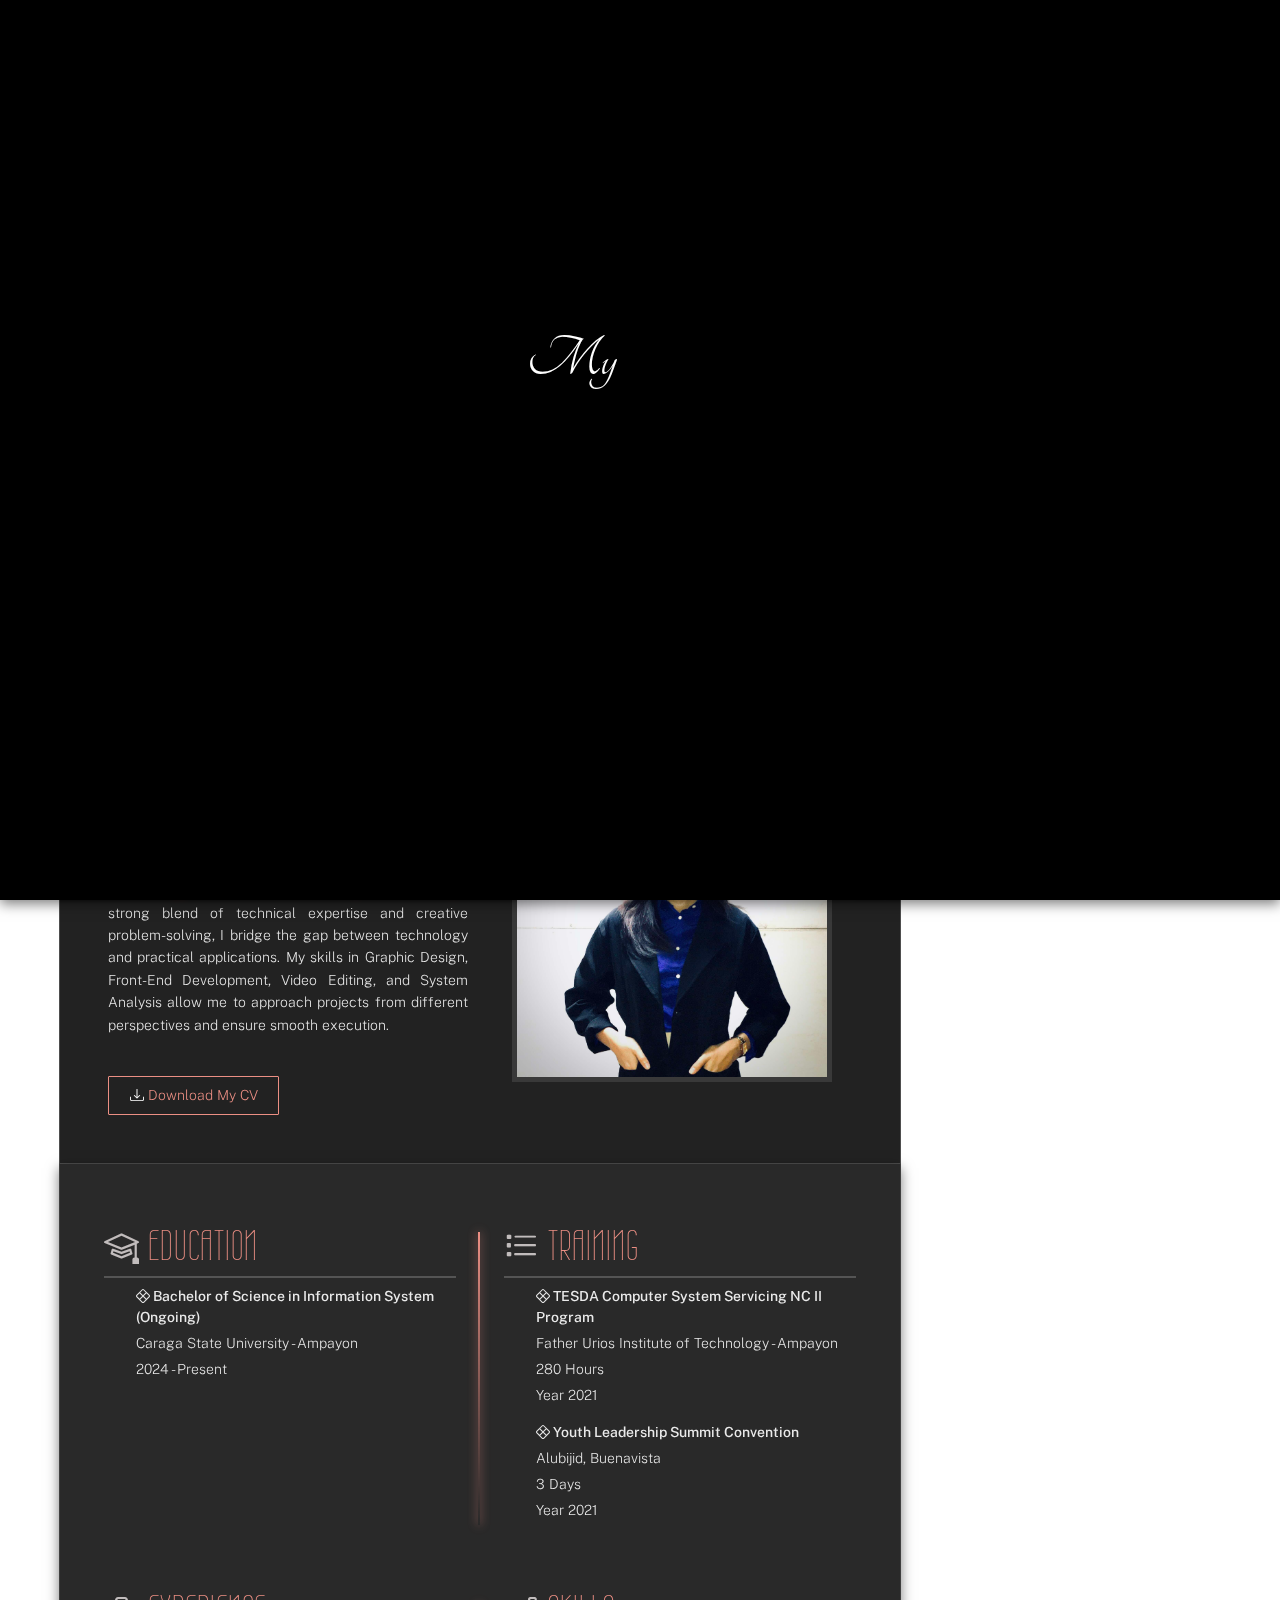
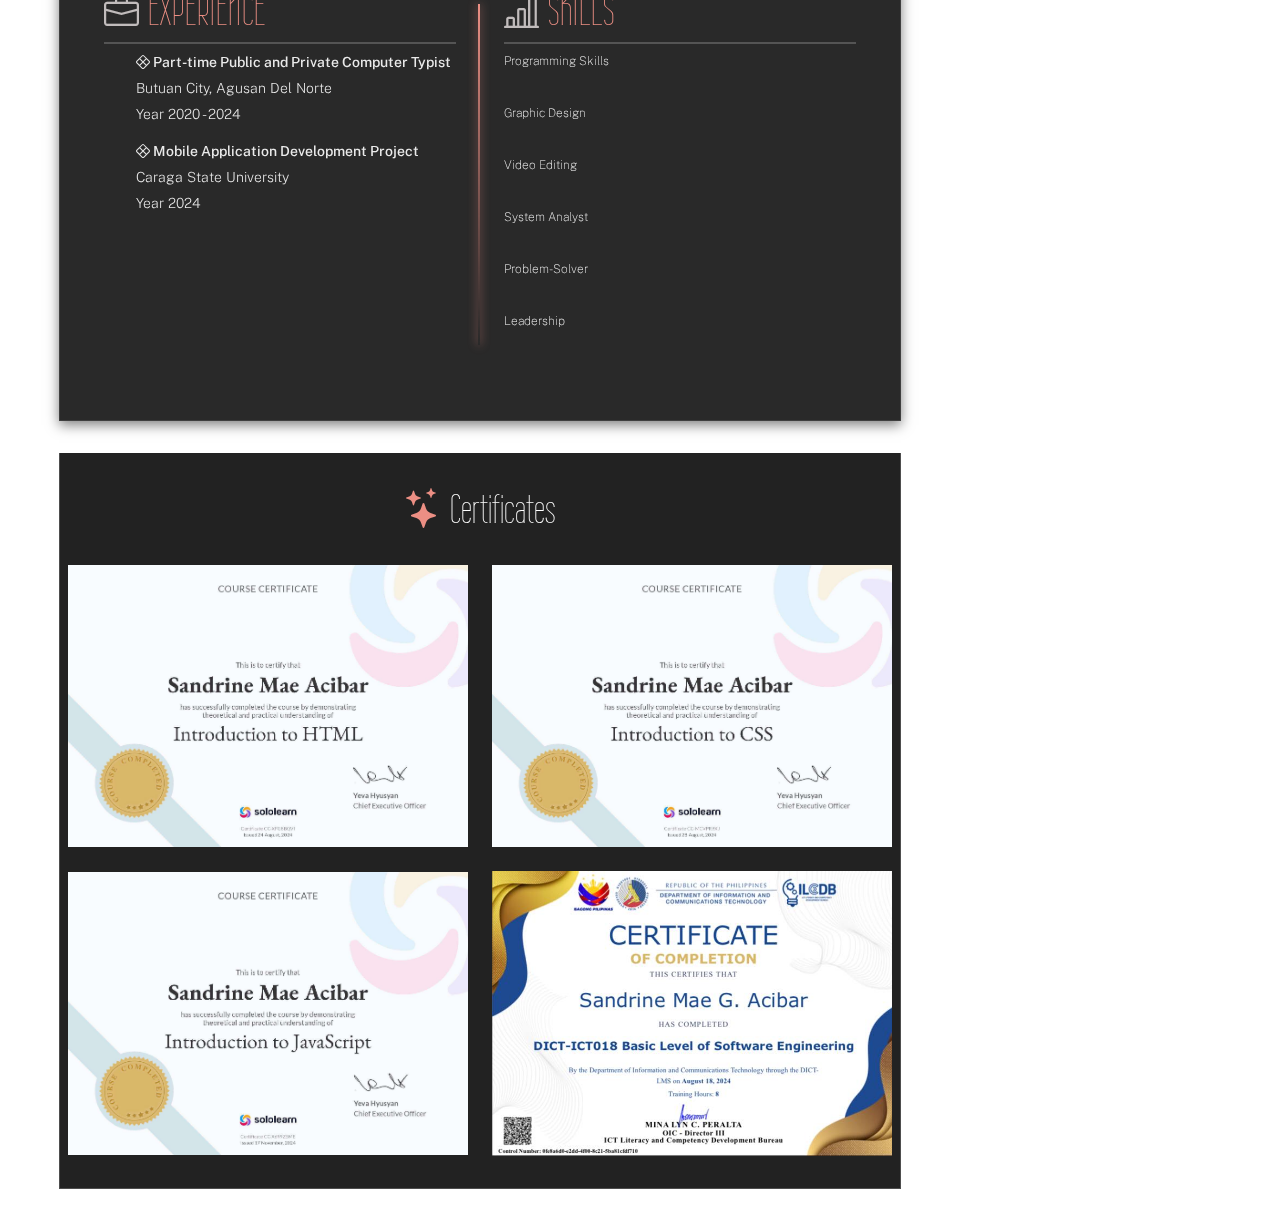
<file: index.html>
<!DOCTYPE html>
<html lang="en">
<head>
    <meta charset="UTF-8">
    <meta name="viewport" content="width=device-width, initial-scale=1.0">
    <title>Sandrine Mae Acibar</title>
    <link rel="stylesheet" href="asset/vendor/css/bootstrap.min.css">
    <link rel="stylesheet" href="asset/style/stylesheet.css">
    <link rel="stylesheet" href="asset/style/about.css">
    <link rel="stylesheet" href="asset/style/resume.css">
    <link rel="stylesheet" href="asset/style/portfolio.css">

    <!--google fonts-->
    <link rel="preconnect" href="https://fonts.googleapis.com">
    <link rel="preconnect" href="https://fonts.gstatic.com" crossorigin>
    <link href="https://fonts.googleapis.com/css2?family=Marvel:ital,wght@0,400;0,700;1,400;1,700&display=swap" rel="stylesheet">

    <link rel="preconnect" href="https://fonts.googleapis.com">
    <link rel="preconnect" href="https://fonts.gstatic.com" crossorigin>
    <link href="https://fonts.googleapis.com/css2?family=Tangerine:wght@400;700&display=swap" rel="stylesheet">

    <link rel="preconnect" href="https://fonts.googleapis.com">
    <link rel="preconnect" href="https://fonts.gstatic.com" crossorigin>
    <link href="https://fonts.googleapis.com/css2?family=Public+Sans:ital,wght@0,100..900;1,100..900&family=Wire+One&display=swap" rel="stylesheet">
    
    <!--bootstrap icon-->
    <link rel="stylesheet" href="https://cdn.jsdelivr.net/npm/bootstrap-icons@1.11.3/font/bootstrap-icons.min.css">
</head>
<body>
    <!--Splash Screen-->
    <div class="intro">
        <h1 class="logo-header">
            <span class="logo logoOne">My</span><span class="logo logoTwo">Portfolio</span>
        </h1>
    </div>
    <!--End Splash Screen-->

    <div class="container-fluid bg-image ">
        <div id="home" class="row">
            <!-- First Column (Navigation) -->
            <div class="col-12 col-md-9 py-3 top" id="top">
                <div class="row">
                    <div  class="col hidden-section">
                        <nav>
                            <ul class="sidebar">
                                <li><br></li>
                                <li onclick=hideSidebar()><a href=""><i class="bi bi-x-lg"></i></a></li>
                                <li ><a href="index.html">Home</a></li>
                                <li ><a href="index.html#about">About</a></li>
                                <li><a href="#certificate">Certificate</a></li>
                                <li><a href="portfolio.html">Portfolio</a></li>
                                <li><a href="contact.html">Contact</a></li>

                            </ul>
                            <ul class="navTopBar"> 
                                <li class="grey-qo-regular navTitle"><a href="portfolio.html"><span class="my"> My</span> <span class="port"> Portfolio</span><span class="period">.</span></a></li>
                                <li class="hideOnMobile"><a href="#home">Home</a></li>
                                <li class="hideOnMobile"><a href="#about">About</a></li>
                                <li class="hideOnMobile "><a href="contact.html">Contact</a></li>              
                                <li onclick="showSidebar()"class="hideIfNotMobile"><i class="bi bi-list"></i></li>
                            </ul><!--class="d-flex flex-wrap list-unstyled mb-0"-->
                        </nav>
                    </div>
                </div>
                <!--Hero-->
                <div class="row">
                    <div class="col hero">
                        <div class="card">
                            <h2 ><i class="bi bi-bug-fill"></i> Hello, it`s <b class="mae">MAE;</b></h2>
                            <div class="movingText pb-4">
                                <span class="me">{ role:
                                </span>
                                <span class="typing-text"></span>
                            </div>
                            <h1>Explore my digital space and let`s connect!</h1>
                            <div class="btn-group">
                                <div class="portfolio-item">
                                    <a
                                      class="btn btnOne"
                                      data-bs-toggle="modal"
                                      href="#resumeModal"
                                    >
                                    My CV
                                    </a>
                                  </div>
                                <a href="portfolio.html" class="btn btnTwo ">Portfolio</a>
                            </div>
                        </div>
                    </div>
                     <!--End Hero-->    
                    <!--About Section-->
                    <div id="about" class="container hidden-section" data-aos="fade-up">
                        <div class="about" data-aos="fade-up" data-aos-delay="1" syle="">
                            <div class="row">
                                <div class="col-md-6 aboutText">
                                    <h1>About Me <i class="bi bi-bookmark-heart"></i></h1>
                                    <p>Hello! My name is <span class="name">Sandrine Mae Acibar</span>. I am a dedicated college student specializing in Information Systems, passionate about driving process improvement and delivering innovative solutions. With a strong blend of technical expertise and creative problem-solving, I bridge the gap between technology and practical applications. My skills in Graphic Design, Front-End Development, Video Editing, and System Analysis allow me to approach projects from different perspectives and ensure smooth execution.</p>
                                    <a href="https://drive.google.com/uc?id=1-s6LVX9LahGk9PT3mPOlGVDNRkMrhB5T&export=download" class="btn">
                                      <i class="bi bi-download"></i> Download My CV
                                  </a>
                                  </a>                                  
                                  </div>
                                <div class="col-md-6 aboutPhoto">
                                    <img src="asset/images/about.jpg" alt="photo">
                                </div>
                            </div>
                        </div>
                        <!--Resume Section-->
                        <div id="resume" class="container">
                            <div class="row">
                                <div class="col-6 sm-4 education">
                                    <h1><i class="bi bi-mortarboard"></i> Education </h1>
                                    <ul>
                                        <li><i class="bi bi-x-diamond"></i> Bachelor of Science in Information System (Ongoing)</li>
                                        <li class="indent">Caraga State University - Ampayon</li>
                                        <li class="indent">2024 - Present</li>
                                    </ul>
                                </div>
                                <div class="col-6 sm-4 training">
                                    <h1><i class="bi bi-list-task"></i> Training</h1>
                                    <ul>
                                        <li><i class="bi bi-x-diamond"></i> TESDA Computer System Servicing NC II Program</li>
                                        <li class="indent">Father Urios Institute of Technology - Ampayon</li>
                                        <li class="indent">280 Hours</li>
                                        <li class="indent">Year 2021</li>
                                    </ul>
                                    <ul>
                                        <li><i class="bi bi-x-diamond"></i> Youth Leadership Summit Convention</li>
                                        <li class="indent">Alubijid, Buenavista</li>
                                        <li class="indent">3 Days</li>
                                        <li class="indent">Year 2021</li>
                                    </ul>                 
                                </div>
                                <div class="col-6 sm-4 experience">
                                    <h1><i class="bi bi-briefcase"></i> Experience</h1>
                                    <ul>
                                        <li><i class="bi bi-x-diamond"></i> Part-time Public and Private Computer Typist</li>
                                        <li class="indent">Butuan City, Agusan Del Norte</li>
                                        <li class="indent">Year 2020 - 2024</li>
                                    </ul>
                                    <ul>
                                        <li><i class="bi bi-x-diamond"></i> Mobile Application Development Project</li>
                                        <li class="indent">Caraga State University</li>
                                        <li class="indent">Year 2024</li>
                                    </ul>
                                </div>  
                                <div class="col-6 skills">
                                  
                                        <h1><i class="bi bi-bar-chart-line"></i> Skills</h1>
                                        <div class="bar-container">
                                          <span class="label">Programming Skills</span>
                                          <div class="bar" data-value="80"></div>
                                        </div>
                                        <div class="bar-container">
                                          <span class="label">Graphic Design</span>
                                          <div class="bar" data-value="90"></div>
                                        </div>
                                        <div class="bar-container">
                                            <span class="label">Video Editing</span>
                                            <div class="bar" data-value="70"></div>
                                          </div>
                                        <div class="bar-container">
                                          <span class="label">System Analyst</span>
                                          <div class="bar" data-value="70"></div>
                                        </div>
                                        <div class="bar-container">
                                          <span class="label">Problem-Solver</span>
                                          <div class="bar" data-value="70"></div>
                                        </div>
                                        <div class="bar-container">
                                            <span class="label">Leadership</span>
                                            <div class="bar" data-value="95"></div>
                                          </div>                       
                                </div>
                                <!--<footer><a href="#top"><i class="bi bi-chevron-double-up "></i></a></footer>-->
                            </div>
                        </div>
                        <!--End Resume Section-->
                    </div>
                    <!--End About Section-->
                </div>
                 <!-- Certificate Section -->
          <div id="certificate" class="certificate-section">
            <h2><i class="bi bi-stars"></i> Certificates</h2>
            <div class="certificate-container">
              <div class="certificate-card">
                <img src="asset/images/htmlCert.jpg" alt="HTML Certificate" />
              </div>
              <div class="certificate-card">
                <img src="asset/images/cssCert.jpg" alt="CSS Certificate" />
              </div>
              <div class="certificate-card">
                <img
                  src="asset/images/jsCert.jpg"
                  alt="JavaScript Certificate"
                />
              </div>
              <div class="certificate-card">
                <img src="asset/images/dictCert.jpg" alt="DICT Certificate" />
              </div>
            </div>
            <footer class="hideIfNotMobile"><a href="#top"><i class="bi bi-chevron-double-up "></i></a></footer>
          </div>
          <!--End certificate section-->
            </div>
           
        

            <!--Rsume Modal-->
            <div
            class="portfolio-modal modal fade"
            id="resumeModal"
            tabindex="-1"
            role="dialog"
          >
            <div class="modal-dialog">
              <div class="modal-content">
                <div class="close-modal" data-bs-dismiss="modal">
                  <i class="bi bi-x-lg"></i>
                </div>
                <div class="container">
                  <div class="row justify-content-center">
                    <div class="col-lg-8">
                      <div class="modal-body">
                        <!-- Project details-->
                        <h2 class=""><i class="bi bi-file-earmark-person"></i>Curriculum Vitae</h2>
                        <p class="item-intro">
                           Here`s my more detailed and personnal information
                        </p>
                        <div class="row image-row">
                            <div class="col-12">
                                <img src="asset/images/1.jpg" alt="image one" class="cv-image">
                            </div>
                            <div class="col-12">
                                <img src="asset/images/2.jpg" alt="image two" class="cv-image">
                            </div>
                        </div>                      
                      </div>
                    </div>
                  </div>
                </div>
              </div>
            </div>
          </div>
            <!--End Resume Modal-->
            <!-- End First Column -->
        
            <!-- Second Column (Profile Photo) -->
            <div class="col-12 col-md-3 colsecond">
                <img src="asset/images/profilecir.jpg" class="profile" alt="profile photo" >
                <h1 class="pb-2">Sandrine Mae Acibar</h1>
                <h2>Graphic Designer</h2>
                <h2 class="pb-4">Frontend Developer</h2>
                <ul>
                    <li><a href="https://www.facebook.com/sandrine.acibar/"><i class="bi bi-facebook"></i></a></li>
                    <li><a href="https://x.com/MaeSandrine"><i class="bi bi-twitter-x"></i></a></li>
                    <li><a href="https://www.instagram.com/sandrine_mae/"><i class="bi bi-instagram"></i></a></li>
                    <li><a href="https://github.com/sandrineacibar"><i class="bi bi-github"></i></a></li>
                </ul>
                <hr>
                <!--Bar graph-->
                <div class="bar-graph">
                    <div class="bar-container">
                      <span class="label">HyperText Markup Language</span>
                      <div class="bar" data-value="100"></div>
                    </div>
                    <div class="bar-container">
                      <span class="label">Cascading Style Sheets</span>
                      <div class="bar" data-value="90"></div>
                    </div>
                    <div class="bar-container">
                      <span class="label">JavaScript</span>
                      <div class="bar" data-value="70"></div>
                    </div>
                    <div class="bar-container">
                      <span class="label">Figma</span>
                      <div class="bar" data-value="90"></div>
                    </div>
                    <div class="bar-container">
                        <span class="label">PostgreSQL</span>
                        <div class="bar" data-value="45"></div>
                      </div>                       
                  </div>
                <!--End of bar graph-->

            </div>
            <!-- End Second Column -->
        </div>
    </div>
    
    
    <script>
        //side bar
        function showSidebar(){
            const sidebar = document.querySelector('.sidebar')
            sidebar.style.display = 'flex'
        }
        function hideSidebar(){
            const sidebar = document.querySelector('.sidebar')
            sidebar.style.display = 'none'
        }
        
        //moving text-inted only
        document.addEventListener("DOMContentLoaded", function () {
            const words = ["College Student }", "Graphic Designer }", "Frontend Developer }", "UI/UX Enthusiast }"];
            let wordIndex = 0;
            let charIndex = 0;
            let isDeleting = false;
            const typingSpeed = 100; // Speed of typing
            const deletingSpeed = 50; // Speed of deleting
            const delayBetweenWords = 1500; // Delay before deleting
            const textElement = document.querySelector(".typing-text");

            function typeEffect() {
                const currentWord = words[wordIndex];
                if (isDeleting) {
                    charIndex--;
                } else {
                    charIndex++;
                }

                // Update the text content
                textElement.textContent = currentWord.substring(0, charIndex);

                if (!isDeleting && charIndex === currentWord.length) {
                    setTimeout(() => isDeleting = true, delayBetweenWords);
                } else if (isDeleting && charIndex === 0) {
                    isDeleting = false;
                    wordIndex = (wordIndex + 1) % words.length; // Move to next word
                }

                setTimeout(typeEffect, isDeleting ? deletingSpeed : typingSpeed);
            }

            typeEffect(); // Start typing effect
        });

        //bar graph
        document.addEventListener("DOMContentLoaded", function () {
            const bars = document.querySelectorAll(".bar");

            bars.forEach((bar) => {
                const value = bar.getAttribute("data-value");
                bar.style.setProperty("--width", `${value}%`);
            });
            });

        //running shadow
            let container = document.querySelectorAll(".container");
            container.forEach((container) => {
              container.onmousemove = function (e) {
                let x = e.pageX - container.offsetLeft;
                let y = e.pageY - container.offsetTop;
    
                container.style.setProperty("--x", x + "px");
                container.style.setProperty("--y", y + "px");
              };
            });

       // Splash Screen
let intro = document.querySelector(".intro");
let logo = document.querySelector(".logo-header");
let logoSpan = document.querySelectorAll(".logo");

window.addEventListener("DOMContentLoaded", () => {
  // Check if splash screen has been shown before
  if (!localStorage.getItem("splashShown")) {
    setTimeout(() => {
      logoSpan.forEach((span, idx) => {
        setTimeout(() => {
          span.classList.add("active");
        }, (idx + 1) * 400);
      });

      setTimeout(() => {
        logoSpan.forEach((span, idx) => {
          setTimeout(() => {
            span.classList.remove("active");
            span.classList.add("fade");
          }, (idx + 1) * 50);
        });
      }, 2000);

      setTimeout(() => {
        intro.style.top = "-100vh"; // Hide splash screen
        setTimeout(() => {
          intro.style.display = "none"; // Remove from DOM
        }, 500);
      }, 2300);

      // Store in localStorage to prevent showing again
      localStorage.setItem("splashShown", "true");
    }, 100); // Added slight delay to ensure smooth execution
  } else {
    // Hide splash screen instantly if already shown
    intro.style.display = "none";
  }
});

    </script>
    

    <script src="asset/vendor/js/bootstrap.bundle.min.js"></script>
</body>
</html>
</file>
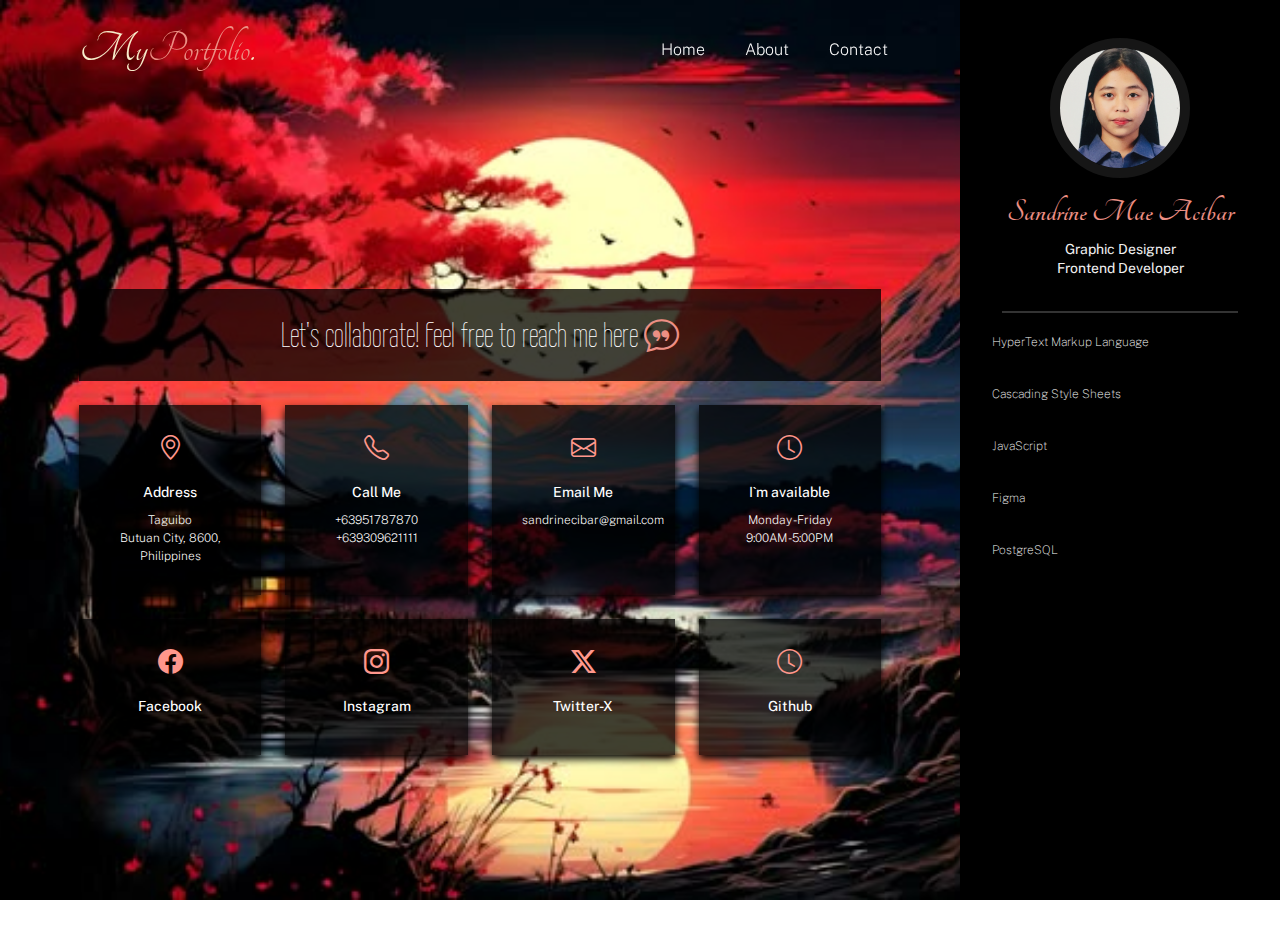
<file: contact.html>
<!DOCTYPE html>
<html lang="en">
<head>
    <meta charset="UTF-8">
    <meta name="viewport" content="width=device-width, initial-scale=1.0">
    <title>Contact</title>
    <link rel="stylesheet" href="asset/vendor/css/bootstrap.min.css">
    <link rel="stylesheet" href="asset/style/contact.css">
    <link rel="stylesheet" href="asset/style/stylesheet.css">

    <!--google fonts-->
    <link rel="preconnect" href="https://fonts.googleapis.com">
    <link rel="preconnect" href="https://fonts.gstatic.com" crossorigin>
    <link href="https://fonts.googleapis.com/css2?family=Public+Sans:ital,wght@0,100..900;1,100..900&family=Wire+One&display=swap" rel="stylesheet">
    
    <link rel="preconnect" href="https://fonts.googleapis.com">
    <link rel="preconnect" href="https://fonts.gstatic.com" crossorigin>
    <link href="https://fonts.googleapis.com/css2?family=Tangerine:wght@400;700&display=swap" rel="stylesheet">
    
    <link rel="preconnect" href="https://fonts.googleapis.com">
    <link rel="preconnect" href="https://fonts.gstatic.com" crossorigin>
    <link href="https://fonts.googleapis.com/css2?family=Poppins:ital,wght@0,100;0,200;0,300;0,400;0,500;0,600;0,700;0,800;0,900;1,100;1,200;1,300;1,400;1,500;1,600;1,700;1,800;1,900&display=swap" rel="stylesheet">

    <!--bootstrap icon-->
    <link rel="stylesheet" href="https://cdn.jsdelivr.net/npm/bootstrap-icons@1.11.3/font/bootstrap-icons.min.css">

</head>
<body>
    <div class="container-fluid bg-image">
        <div class="row">
            <!--First column-->
            <div class="col-12 col-md-9 py-3">
                <!--Navigation-->
                <nav>
                    <ul class="sidebar">
                        <li><br></li>
                        <li onclick=hideSidebar()><a href=""><i class="bi bi-x-lg"></i></a></li>
                        <li ><a href="index.html">Home</a></li>
                        <li ><a href="index.html#about">About</a></li>
                        <li><a href="index.html#about">Certificate</a></li>
                        <li><a href="portfolio.html">Portfolio</a></li>
                        <li><a href="contact.html">Contact</a></li>

                    </ul>
                    <ul> 
                        <li class="navTitle"><a href="portfolio.html"><span class="my"> My</span> <span class="port"> Portfolio </span><span class="period">.</span></a></li>
                        <li class="hideOnMobile"><a href="index.html">Home</a></li>
                        <li class="hideOnMobile"><a href="index.html#about">About</a></li>
                         <li class="hideOnMobile"><a href="contact.html">Contact</a></li>              
                        <li onclick="showSidebar()"class="hideIfNotMobile" ><i class="bi bi-list"></i></li>
                    </ul><!--class="d-flex flex-wrap list-unstyled mb-0"-->
                </nav>
                <!--End Navigation-->

                <!-- Contact Section -->
                <div class="parent">
                    <div id="contact" class="contact section transparent-background">
                        <!-- Section Title -->
                        <div class="container section-title" data-aos="fade-up">
                            <h2>Let's collaborate! Feel free to reach me here <i class="bi bi-chat-quote"></i></h2>
                            </div>
                            <!-- End Section Title -->

                            <div class="container" data-aos="fade-up" data-aos-delay="100">
                                <div class="row gy-4">
                                    <div class="col-lg-12 hideOnMobile">
                                        <div class="row gy-4">
                                            <div class="col-md-3 contactBar">
                                                <div class="info-item" data-aos="fade" data-aos-delay="200">
                                                    <i class="bi bi-geo-alt"></i>
                                                    <h3>Address</h3>
                                                    <p>Taguibo</p>
                                                    <p>Butuan City, 8600, Philippines</p>
                                                </div>
                                            </div>
                                            <!-- End Info Item -->

                                            <div class="col-md-3">
                                                <div class="info-item" data-aos="fade" data-aos-delay="300">
                                                    <i class="bi bi-telephone"></i>
                                                    <h3>Call Me</h3>
                                                    <p>+63951787870</p>
                                                    <p>+639309621111</p>
                                                </div>
                                            </div>
                                            <!-- End Info Item -->

                                            <div class="col-md-3">
                                                <div class="info-item" data-aos="fade" data-aos-delay="400">
                                                    <i class="bi bi-envelope"></i>
                                                    <h3>Email Me</h3>
                                                    <p>sandrinecibar@gmail.com</p>
                                                    <p></p>
                                                </div>
                                            </div>
                                            <!-- End Info Item -->

                                            <div class="col-md-3">
                                                <div class="info-item" data-aos="fade" data-aos-delay="500">
                                                    <i class="bi bi-clock"></i>
                                                    <h3>I`m available</h3>
                                                    <p>Monday - Friday</p>
                                                    <p>9:00AM - 5:00PM</p>
                                                </div>
                                            </div>
                                            <!-- End Info Item -->

                                            <div class="col-md-3">
                                                <div class="info-item" data-aos="fade" data-aos-delay="500">
                                                    <a href="https://www.facebook.com/sandrine.acibar/"><i class="bi bi-facebook"></i></a>
                                                    
                                                    <h3>Facebook</h3>
                                                    
                                                </div>
                                            </div>
                                            <!-- End Info Item -->

                                            <div class="col-md-3">
                                                <div class="info-item" data-aos="fade" data-aos-delay="500">
                                                    <a href="https://www.instagram.com/sandrine_mae/"><i class="bi bi-instagram"></i></a>
                                                    <h3>Instagram</h3>
                                                </div>
                                            </div>
                                            <!-- End Info Item -->

                                            <div class="col-md-3">
                                                <div class="info-item" data-aos="fade" data-aos-delay="500">
                                                    <a href="https://x.com/MaeSandrine"><i class="bi bi-twitter-x"></i></a>
                                                    <h3>Twitter-X</h3>
                                                </div>
                                            </div>
                                            <!-- End Info Item -->

                                            <div class="col-md-3">
                                                <div class="info-item" data-aos="fade" data-aos-delay="500">
                                                    <a href="https://github.com/sandrineacibar"><i class="bi bi-clock"></i></a>
                                                    <h3>Github</h3>
                                                </div>
                                            </div>
                                            <!-- End Info Item -->

                                        </div>
                                    </div>

                                    <div id="contactOnlyinMobile" class="contactOnlyinMobile hideIfNotMobile" >
                                        <div class="row hideIfNotMobile">
                                            <div class="col-6 sm-4 education">
                                                <h1><i class="bi bi-geo-alt"></i> Address </h1>
                                                <ul>
                                                    <li class="indent">P-1 Taguibo</li>
                                                    <li class="indent">Butuan City</li>
                                                    <li class="indent">8600, Philippines</li>
                                                </ul>
                                            </div>
                                            <div class="col-6 sm-4 training">
                                                <h1><i class="bi bi-telephone"></i> Call Me </h1>
                                                <ul>
                                                    <li class="indent">09517978870</li>
                                                    <li class="indent">09309621111</li>
                                                </ul>              
                                            </div>
                                            <div class="col-6 sm-4 experience">
                                                <h1><i class="bi bi-envelope"></i> Email me </h1>
                                                <ul>
                                                    <li class="indent">sandrineacibar@gmail.com</li>
                                                </ul>
                                            </div>  
                                            <div class="col-6 skills">
                                                <h1><i class="bi bi-clock"></i> I`m available </h1>
                                                <ul>
                                                    <li class="indent">Monday - Friday</li>
                                                    <li class="indent">9:00AM - 5:00PM</li>
                                                </ul>                 
                                            </div>
                                            <!--<footer><a href="#top"><i class="bi bi-chevron-double-up "></i></a></footer>-->
                                        </div>
                                    </div>
                                    <!--End Resume Section-->
                                       <!-- <div class="col-lg-6">
                                        <form
                                            action="forms/contact.php"
                                            method="post"
                                            class="php-email-form"
                                            data-aos="fade-up"
                                            data-aos-delay="200"
                                        >
                                            <div class="row gy-4">
                                            <div class="col-md-6">
                                                <input
                                                type="text"
                                                name="name"
                                                class="form-control"
                                                placeholder="Your Name"
                                                required=""
                                                />
                                            </div>

                                            <div class="col-md-6">
                                                <input
                                                type="email"
                                                class="form-control"
                                                name="email"
                                                placeholder="Your Email"
                                                required=""
                                                />
                                            </div>

                                            <div class="col-12">
                                                <input
                                                type="text"
                                                class="form-control"
                                                name="subject"
                                                placeholder="Subject"
                                                required=""
                                                />
                                            </div>

                                            <div class="col-12">
                                                <textarea
                                                class="form-control"
                                                name="message"
                                                rows="6"
                                                placeholder="Message"
                                                required=""
                                                ></textarea>
                                            </div>

                                            <div class="col-12 text-center">
                                                <div class="loading"></div>
                                                <div class="error-message"></div>
                                                <div class="sent-message">
                                                
                                                </div>
                                                    <button type="submit">Send Message</button>
                                                </div>
                                            </div>
                                        </form>
                                    </div>
                                End Contact Form -->
                            </div>
                        </div>
                    </div>
                </div>
                <!-- /Contact Section -->
            </div>
            <!--End first column-->

            <!--Second Column-->
            <div class="col-12 col-md-3 colsecond">
                <img src="asset/images/profilecir.jpg" class="profile" alt="profile photo" >
                <h1 class="pb-2">Sandrine Mae Acibar</h1>
                <h2>Graphic Designer</h2>
                <h2 class="pb-4">Frontend Developer</h2>
                <div class="hideIfNotMobile hidelist" >
                    <ul class="text-center">
                        <li><a href="https://www.facebook.com/sandrine.acibar/"><i class="bi bi-facebook"></i></a></li>
                        <li><a href="https://x.com/MaeSandrine"><i class="bi bi-twitter-x"></i></a></li>
                        <li><a href="https://www.instagram.com/sandrine_mae/"><i class="bi bi-instagram"></i></a></li>
                        <li><a href="https://github.com/sandrineacibar"><i class="bi bi-github"></i></a></li>
                    </ul>
                </div>
                <hr>
                <!--Bar graph-->
                <div class="bar-graph">
                    <div class="bar-container">
                      <span class="label">HyperText Markup Language</span>
                      <div class="bar" data-value="100"></div>
                    </div>
                    <div class="bar-container">
                      <span class="label">Cascading Style Sheets</span>
                      <div class="bar" data-value="90"></div>
                    </div>
                    <div class="bar-container">
                      <span class="label">JavaScript</span>
                      <div class="bar" data-value="70"></div>
                    </div>
                    <div class="bar-container">
                      <span class="label">Figma</span>
                      <div class="bar" data-value="90"></div>
                    </div>
                    <div class="bar-container">
                        <span class="label">PostgreSQL</span>
                        <div class="bar" data-value="45"></div>
                      </div>                       
                  </div>
                <!--End of bar graph-->

            </div>
            <!--End Second Column-->
        </div>
    </div>

    <script>
        //side bar
        function showSidebar(){
            const sidebar = document.querySelector('.sidebar')
            sidebar.style.display = 'flex'
        }
        function hideSidebar(){
            const sidebar = document.querySelector('.sidebar')
            sidebar.style.display = 'none'
        }
         //bar graph
         document.addEventListener("DOMContentLoaded", function () {
            const bars = document.querySelectorAll(".bar");

            bars.forEach((bar) => {
                const value = bar.getAttribute("data-value");
                bar.style.setProperty("--width", `${value}%`);
            });
            });

        //contact
        document.addEventListener("DOMContentLoaded", function () {
            const form = document.querySelector(".php-email-form");
            const loading = form.querySelector(".loading");
            const errorMessage = form.querySelector(".error-message");
            const sentMessage = form.querySelector(".sent-message");

            form.addEventListener("submit", function (event) {
                event.preventDefault(); // Prevent default form submission

                // Show loading indicator
                loading.style.display = "block";
                errorMessage.style.display = "none";
                sentMessage.style.display = "none";

                // Simulate form submission (replace with actual AJAX call)
                setTimeout(() => {
                    loading.style.display = "none";

                    // Simulate success
                    const formData = new FormData(form);
                    const name = formData.get("name");
                    const email = formData.get("email");
                    const subject = formData.get("subject");
                    const message = formData.get("message");

                    if (name && email && subject && message) {
                        sentMessage.style.display = "block";
                    } else {
                        errorMessage.style.display = "block";
                        errorMessage.textContent = "Please fill out all fields.";
                    }
                }, 1500); // Simulate a 1.5-second delay
            });
        });

        //Animation
        document.addEventListener("DOMContentLoaded", function () {
            const sections = document.querySelectorAll(".hidden-section");
            const navLinks = document.querySelectorAll(".nav-link");

            function revealSections() {
                sections.forEach(section => {
                    const position = section.getBoundingClientRect().top;
                    const screenHeight = window.innerHeight;

                    if (position < screenHeight - 100) {
                        section.classList.add("show-section");
                    }
                });
            }

            navLinks.forEach(link => {
                link.addEventListener("click", function (event) {
                    if (this.getAttribute("href").includes("#")) {
                        event.preventDefault();
                        const targetId = this.getAttribute("href").split("#")[1];
                        const targetElement = document.getElementById(targetId);

                        if (targetElement) {
                            window.scrollTo({
                                top: targetElement.offsetTop - 50,
                                behavior: "smooth"
                            });

                            setTimeout(() => {
                                targetElement.classList.add("show-section");
                            }, 500);
                        }
                    }
                });
            });

            // Handle direct link navigation (if URL has #about)
            if (window.location.hash) {
                const targetElement = document.querySelector(window.location.hash);
                if (targetElement) {
                    setTimeout(() => {
                        window.scrollTo({
                            top: targetElement.offsetTop - 50,
                            behavior: "smooth"
                        });
                        targetElement.classList.add("show-section");
                    }, 500);
                }
            }

            window.addEventListener("scroll", revealSections);
        });

        //email
        function sendEmail(event) {
            event.preventDefault(); // Prevent form submission

            let name = document.getElementById("name").value;
            let email = document.getElementById("email").value;
            let subject = document.getElementById("subject").value;
            let message = document.getElementById("message").value;

            let mailtoLink = `mailto:?subject=${encodeURIComponent(subject)}&body=${encodeURIComponent(
                `Name: ${name}\nEmail: ${email}\n\nMessage:\n${message}`
            )}`;

            window.location.href = mailtoLink;
        }

    </script>

    <script src="asset/vendor/js/bootstrap.bundle.min.js"></script>
</body>
</html>
</file>
<file: asset/style/stylesheet.css>
/* General Styles */
body {
  font-family: 'Poppins', sans-serif;
  margin: 0;
  padding: 0;
  box-sizing: border-box;
}

  :root { 
    --background-color: #ffffff; /* Background color for the entire website, including individual sections */
    --default-color: #ffffff; /* Default color used for the majority of the text content across the entire website */
    --heading-color: #ffffff; /* Color for headings, subheadings and title throughout the website */
    --accent-color: #ec0606; /* Accent color that represents your brand on the website. It's used for buttons, links, and other elements that need to stand out */
    --surface-color: #ffffff; /* The surface color is used as a background of boxed elements within sections, such as cards, icon boxes, or other elements that require a visual separation from the global background. */
    --contrast-color: #ffffff; /* Contrast color for text, ensuring readability against backgrounds of accent, heading, or default colors. */
  }
/*Splash Screen*/
  .intro{
    position: fixed;
    z-index: 1005;
    left: 0;
    left: 0;
    top: 0;
    width: 100%;
    height: 100vh;
    background: #000;
    box-shadow: 0 4px 12px rgba(0, 0, 0, 0.5);
    backdrop-filter: blur(2px); /* Glassmorphism effect */
    transition: 1s;
  }
  /* Splash Screen */
.splash {
  display: flex;
  align-items: center;
  justify-content: center;
  height: 100vh;
  background-color: #f8f9fa;
}
.splash img {
  width: 80%;
  max-width: 300px;
}

  .logo-header{
    position: absolute;
    top: 40%;
    left: 50%;
    transform: translate(-50%, -50%);
    color: #fff;
  }
  .logo{
    position: relative;
    display: inline-block;
    bottom: -20px;
    opacity: 0;
    font-family: "Tangerine", serif;
    font-size: 60px;
  }
  .logoOne{
    color: #fff;
  }
  .logoTwo{
    color: #ec8f84;
  }
  .logo.active{
    bottom: 0;
    opacity: 1;
    transition: ease-in-out 0.5s;
  }
  .logo.fade{
    bottom: 150px;
    opacity: 0;
    transition: ease-in-out 0.5s;
  }
@media (max-width: 768px) {
  .logo{
    font-size: 40px;
  }
}

  .navTitle .my,
  .navTitle .period{
    font-weight: 500;
    color: #f8eecc;
    font-family: "Tangerine", serif;
    font-size: 45px;
  }
  .navTitle .port{
    color: #ec8f84;
    font-weight: 500;
    font-family: "Tangerine", serif;
    font-size: 45px;
  }

/* Hide scrollbar for google chrome*/
::-webkit-scrollbar {
    display: none;
}

.bi{
  color: #ffffff;
}

.bi-x-lg{
  font-size: 20px;
}
  .bg-image{
    background-image: url('/asset/images/background.jpg');
    min-height: 100vh;
    background-size: cover;
    background-position: center;
    background-repeat: no-repeat;
    background-attachment: fixed;
  }

  /*Nav Top*/
  nav ul{
    width: 70%;
    list-style: none;
    display: flex;
    align-items: center;
    position: fixed;
    z-index: 999;
  }
  nav ul{
    padding-left: 0;
  }
  /* Responsive Styles */
  @media (max-width: 768px) {
  nav ul{
      width: 97%; /* Full width on smaller screens */
      /*z-index: 1000;  Ensure it's above other content */
  }
  .bi-list {
    font-size: 21px!important; 
    border-radius: 6px;
    border: 2px solid #ffffff54;
    margin-right: 1.5rem;
  }
}
  nav li{
    /*padding-top: 5px;*/
    /* height: 50px; */
    font-size: 16px;
  }
  nav a{
    height: 100%;
    padding: 0 20px;
    text-decoration: none;
    display: flex;
    align-items: center;
    color: #fff;
    font-family: "Public Sans", sans-serif;
    font-weight: 200;
  }
  nav a:hover{
    text-decoration:  #b36d69 3px;
    color: #b36d69;
    padding-bottom: 3px;
    border-bottom: #ec0606 2px solid;
  }
  nav li:first-child a:hover{
    color: #ec0606;
    transform: scale(1.07);
    border-bottom: none;
  }

  
  nav li:first-child{
    margin-right: auto;
    margin-left: 3rem;

   }
   @media (max-width: 768px) {
  nav li:first-child{
      font-size: 35px;
      margin-left: 0;
    }
   }

  .sidebar{
    position: fixed;
    top: 0;
    right: 0%;
    padding: 1.2%;
    margin: 0%;
    height: 100vh;
    width: 310px;
    z-index: 1001;
    background-color: #ffffff00;
    backdrop-filter: blur(10px);
    box-shadow: -10px 0 10px rgba(0, 0, 0, 0.1);
    display: none;
    flex-direction: column;
    align-items: flex-start;
    justify-content: flex-start;
    
  }
  .sidebar li{
    width: 90%;
    padding: 1rem;
   
  }
  .sidebar a{
    width: 100%;
  }

  @media(max-width: 800px){
    .hideOnMobile{
      display: none;
    }
  }
  @media(min-width: 800px){
    .hideIfNotMobile{
      display: none;
    }
    
  }

  @media(max-width:800px){
    .sidebar{
      background-color: #00000065;
      backdrop-filter: blur(10px);
    }
  }


/************************************************
#Second Column
****************************************************/
.colsecond{
  background-color: #000;
  position: fixed;
  right: 0%;
  display: flex;
  flex-direction: column;
  align-items: center; /* Center items horizontally */
  text-align: center;
  min-height: 100%;
}

@media (max-width: 768px) {
  .colsecond {
      width: 100%; /* Full width on small screens */
      position: relative; /* Make it scroll with the content */
  }

  .content {
      margin-left: 0; /* Remove margin on small screens */
  }
}

/*Profile image styling */
.profile {
  width: 140px;
  height: 140px;  
  border-radius: 50%;
  object-fit: cover;
  margin-top: 38px;
  margin-bottom: 15px;
  border: 10px solid #ebebeb18; /* Slightly thicker for better contrast */
  transition: transform 0.4s ease-in-out;
  animation: float 2s infinite ease-in-out; /* Floating effect */
}

/* Slight Scale and Rotation on Hover */
.profile:hover {
  background: #ec8f84;
  color: #fff;
  transform: scale(1.07);
  box-shadow: 0 0 12px rgba(236, 143, 132, 0.8);
}

/* Floating Animation */
@keyframes float {
  0% { transform: translateY(0px); }
  50% { transform: translateY(-5px); }
  100% { transform: translateY(0px); }
}


/* Name and titles */
.colsecond h1 {
  font-size: 33px;
  font-family: "Tangerine", sans-serif;
  font-weight: 600;
  color: #ec8f84;
  margin: 0;
  transition: all 0.3s ease-in-out; /* Smooth transition */
}
.colsecond h2 {
  font-size: 14px;
  font-family: "Public sans", sans-serif;
  font-weight: 400;
  padding-bottom: 3px;
  color: #f0f0f0;
  margin: 0;
  transition: all 0.3s ease-in-out; /* Smooth transition */
}

/* Social media icons*/
.colsecond ul {
  list-style: none;
  padding: 0;
  display: flex;
  justify-content: center;
  gap: 7px;
  margin: 7px 0;
  font-family: "Bahnschrift", sans-serif;
}

/* Social media links */
.colsecond ul li a {
  display: flex;
  align-items: center;
  justify-content: center;
  height: 39px;
  width: 39px;
  text-decoration: none;
  font-size: 14px;
  transition: all 0.3s ease-in-out;
  border: 2px solid color-mix(in srgb, var(--default-color), transparent 50%);
  border-radius: 50%;

}

/* Icon background on hover */
.colsecond ul li a:hover {
  background: #ec8f84;
  color: #fff;
  transform: scale(1.07);
  box-shadow: 0 0 12px rgba(236, 143, 132, 0.8);
}
/* Divider */
hr {
  width: 80%;
  margin: 10px 0;
  margin-bottom: 0;
  border: 1px solid #ccc;
}

/* Responsive adjustments */
@media (max-width: 768px) {
  .bg-image{
   min-height: min-content;
  }
  .colsecond {
      z-index: 1005;
  }

  .colsecond h1 {
      font-size: 40px;
  }

  .colsecond h2 {
      font-size: 15px;
  }

  .profile {
      width: 200px;
      height: 200px;
  }
  .colsecond p{
      font-size: 10px;
  }
}
@media (max-width: 768px) {
  .colsecond {
      position: relative; /* Remove fixed positioning */
      width: 100%; /* Full width */
      height: auto; /* Allow content to flow */
      min-height: 100vh; /* Take full height */
      display: flex;
      flex-direction: column;
      align-items: center; /* Center horizontally */
      justify-content: center; /* Center vertically */
      text-align: center;
  }

  .colsecond ul {
      display: flex;
      justify-content: center; /* Center the list */
      width: 40%;
      padding: 0;
      
  }
}

/*------------------------------------------------------------
Bar Graph
----------------------------------------------------------------*/

.bar-graph {
  width: 100%;
  max-width: 300px; /* Adjust as needed */
  margin: 0 auto;
  padding: 20px;
}

/* Container for each bar and its label */
.bar-container {
  margin-bottom: 16px; /* Space between bars */
}

/* Label above the bar */
.label {
  display: block;
  margin-bottom: 6px; /* Space between label and bar */
  font-size: 12px;
  font-weight: 100;
  color: #ffffff;
  text-align: left;
  font-family: "public sans", sans-serif;
}

/* Individual bars */
.bar {
  height: 12px; /* Height of each bar */
  background: linear-gradient(to right, #ffffc3, #791828); /* Two-color gradient */
  width: 0; /* Start with 0 width */
  animation: fillBar 3s forwards; /* Animation */
}

/* Animation to fill the bars */
@keyframes fillBar {
  from {
    width: 0; /* Start from 0 */
  }
  to {
    width: var(--width); /* End at the specified width */
  }
}
/*end of bar graph*/
  
/*****************************************************
HERO CARD SECTION
******************************************************/
.hero {
  display: flex;
  flex-direction: column;
  align-items: center;
  padding-top: 6rem;
}
.hero .card {
  border-radius: 0%;
  padding: 4rem 11rem;
  margin-top: 7rem;
  width: 90%;
  box-shadow: 0 4px 12px rgba(0, 0, 0, 0.5);
  backdrop-filter: blur(2px); /* Glassmorphism effect */
  border: 1px solid rgba(255, 255, 255, 0.1);
  animation: slideInFromTop 1s ease-in-out; /* Slide-in animation for the card */
  background: rgba(3, 3, 3, 0.85);
  z-index: 998;
}
/* Bug Icon Animation */
@keyframes bugMove {
  0% {
      transform: translateX(0) rotate(0deg);
  }
  25% {
      transform: translateX(5px) rotate(5deg);
  }
  50% {
      transform: translateX(-5px) rotate(-5deg);
  }
  75% {
      transform: translateX(5px) rotate(5deg);
  }
  100% {
      transform: translateX(0) rotate(0deg);
  }
}

.hero .card h2 i {
  color: #ec8f84;
  display: inline-block;
  animation: bugMove 1.7s infinite ease-in-out;
}

@keyframes slideInFromTop {
  from {
    opacity: 0;
    transform: translateY(-50px);
  }
  to {
    opacity: 1;
    transform: translateY(0);
  }
}

.hero .card h1,
.hero .card h3,
.hero .card a {
  font-family: "Public Sans", sans-serif;
}

.hero .card h1 {
  margin: 0;
  padding: 0%;
  font-size: 15px !important;
  font-weight: 100;
  color: #fff;
  animation: fadeIn 1.5s ease-in-out; /* Fade-in animation for h1 */
}

.hero .card h2 {
  margin: 0%;
  padding: 0%;
  font-weight: 200;
  font-size: 38px !important;
  color: #ffffff;
  margin-bottom: -3px;
  animation: fadeIn 2s ease-in-out; /* Fade-in animation for h2 */
  font-family: "Public Sans", sans-serif;
}
.hero .card h2 .mae {
  color: #fff;
  font-weight: 400!important;
}


@keyframes fadeIn {
  from {
    opacity: 0;
  transform: translateY(20px);
  }
  to {
    opacity: 1;
    transform: translateY(0);
  }
}

.typing-text {
  font-weight: 500;
  font-size: 60px;
  color: #ec8f84;
  display: inline-block;
  white-space: nowrap;
  overflow: hidden;
  border-right: 2px solid #f0f0f0; /* Blinking Cursor */
  animation: blink 0.7s infinite;
}
.movingText .me {
  font-size: 60px;
  color: #fff;
}
.movingText {
  display: flex;
  gap: .8rem ;
  font-size: 70px;
  font-weight: 600;
  font-family: "Tangerine", serif;
  animation: slideInFromLeft 1.5s ease-in-out; /* Slide-in animation for movingText */
}

@keyframes blink {
  50% { border-color: transparent; }
}

@keyframes typing {
  from { width: 0; }
  to { width: 100%; }
}

@keyframes slideInFromLeft {
  from {
    opacity: 0;
    transform: translateX(-50px);
  }
  to {
    opacity: 1;
    transform: translateX(0);
  }
}

.hero .card .btn-group {
  gap: 1rem; /* Space between buttons */
  margin-top: 1rem;
  width: 50%;
  animation: fadeIn 3s ease-in-out; /* Fade-in animation for button group */
}

.hero .card .btnOne {
  font-family: "Public Sans", sans-serif;
  font-weight: 100;
  color: #fff;
  font-size: 14px;
  background-color: rgba(77, 50, 50, 0.1);
  border-radius: 1px;
  border-color: #b36d69;
  text-decoration: none;
  transition: 0.3s ease-in-out;
  width: 130px;
  animation: fadeIn 3.5s ease-in-out; /* Fade-in animation for btnOne */
}

.hero .card .btnTwo {
  font-weight: 100;
  font-size: 14px;
  color: #fff;
  background: #b36d69;
  border-radius: 0%;  
  text-decoration: none;
  transition: 0.3s ease-in-out;
  width: 130px;
  animation: fadeIn 4s ease-in-out; /* Fade-in animation for btnTwo */
}
.hero .card .btnOne:hover,
.hero .card .btnTwo:hover {
  background: #ec8f84;
  color: #fff;
  transform: scale(1.07);
  box-shadow: 0 0 12px rgba(236, 143, 132, 0.8);
}

.hero .card .btnOne:active,
.hero .card .btnTwo:active {
  transform: scale(0.95); /* Slightly shrink on click */
}



/* Responsive Design */
@media (max-width: 768px){/*-----------------------------------------*/
  .hero {
    margin-top: -6rem;
    margin-bottom: -3rem;
  }
  .typing-text{
    font-size: 30px;
  }
  .movingText .me {
    font-size: 30px;
  }
  .hero .card {
    width: 100%;
    padding: 3rem 3rem!important;
  }

  .hero .card h1 {
    font-size: 2px;
  }

  .hero .card h2 {
    font-size: 28px!important;
  }

  .hero .card h3 {
    font-size: 13px;
  }
  .hero .card .btn-group {
    width: 15%!important;
  }
  .hero .btnOne, 
  .hero .btnTwo{
    font-size: 12px;
    width: 100px!important;
  }
}

@media (max-width: 470) {
  .typing-text{
    font-size: 33px;
  }
  .movingText .me {
    font-size: 33px;
  }
  .hero .card {
    padding: 1rem 1.5rem;
    margin: 0;
  }

  .hero .card h1 {
    font-size: 25px;
  }

  .hero .card h3 {
    font-size: 13px;
  }

  .hero .card .btn-group {
    gap: 0.3rem;
  }

  .hero .card .btnOne,
  .hero .card .btnTwo {
    min-width: 90px; /* Reduce size further on very small screens */
    padding: 8px;
  }
}
/* Responsive Design */
@media (max-width: 1024px) {
  .navbar {
      flex-direction: column;
      text-align: center;
  }
  .navbar .menu {
      flex-direction: column;
      gap: 10px;
  }
  .hero h1 {
      font-size: 2rem;
  }
  .hero p {
      font-size: 1rem;
  }
  .hero img {
      max-width: 400px;
  }
}

@media (max-width: 768px) {
  .hero {
      padding: 3rem 1rem;
  }
  .hero h1 {
      font-size: 1.8rem;
  }
  .hero p {
      font-size: 0.9rem;
  }
  .hero img {
      max-width: 350px;
  }
}

/*-------------------------------------------------
#Certificate Section
---------------------------------------------------*/
</file>
<file: asset/style/about.css>
/* About Section - Tech-Inspired Design */
.about {
    display: flex;
    align-items: center;
    justify-content: center;
    flex-wrap: wrap;
    gap: 2rem;
    animation: fadeIn 1s ease-in-out;
    margin-top: 6.3rem;
    margin-bottom: auto;
    padding: 3rem;
    width: 90%;
    max-width: 1000px;
    margin-left: auto;
    margin-right: auto;
    background: rgba(10, 10, 10, 0.9);
    box-shadow: 0 0 20px rgba(255, 255, 255, 0.1);
    backdrop-filter: blur(2px);
    border: 1px solid rgba(255, 255, 255, 0.2);
    transition: transform 0.3s ease-in-out, box-shadow 0.3s ease-in-out;
}

/* Hover effect */
.about:hover {
    transform: scale(1.02);
    box-shadow: 0 0 30px rgba(255, 255, 255, 0.2);
}

/* Text Section */
.aboutText {
    display: flex;
    flex-direction: column;
    justify-content: center;
    text-align: left;
    flex: 1;
}
.aboutText .name{
    color: #ec8f84 !important;
    font-weight: 600 !important;
    text-shadow: 0 0 12px rgba(224, 107, 94, 0.8);;
}
.aboutText .name:hover {
    color: #fff;
    transform: scale(1.07);
}

/* Title Styling */
.aboutText h1 {
    font-size: 43px;
    color: #ec8f84;
    letter-spacing: 1px;
    text-transform: uppercase;
    font-weight: 500;
    border-bottom: 2px solid rgba(255, 255, 255, 0.2);
    padding-bottom: 5px;
    width: fit-content;
    font-family: "wire one";
}

/* Paragraph Styling */
.aboutText p {
    font-size: 14px;
    color: #fff;
    text-align: justify;
    padding-top: 1rem;
    line-height: 1.6;
    opacity: 0.9;
    font-family: "public sans";
    font-weight: 200;
}

/* Button Styling */
.aboutText .btn {
    color: #ec8f84;
    border: 1px solid #ec8f84;
    font-size: 14px;
    font-weight: 200;
    border-radius: 1px;
    margin-top: 1.5rem;
    padding: 0.5rem 1.3rem;
    width: fit-content;
    transition: all 0.3s ease-in-out;
    font-family: "public sans";
}

.aboutText .btn:hover {
    background: #ec8f84;
    color: #fff;
    transform: scale(1.07);
    box-shadow: 0 0 12px rgba(236, 143, 132, 0.8);
}

/* Image Section */
.aboutPhoto {
    flex: 1;
    display: flex;
    justify-content: center;
    align-items: center;
}

.aboutPhoto img {
    width: 320px;
    height: auto;
    border-radius: none;
    border: 5px solid rgba(255, 255, 255, 0.1);
    transition: border-color 0.3s ease-in-out, transform 0.3s ease-in-out;
}

/* Image Hover Effect */
.aboutPhoto img:hover {
    background: #ec8f84;
    color: #fff;
    transform: scale(1.07);
    box-shadow: 0 0 12px rgba(236, 143, 132, 0.8);
  }

/* RESPONSIVE DESIGN */
@media (max-width: 800px) {
    .about {
        flex-direction: column;
        text-align: center;
        width: 100%;
        padding: 2rem;
        margin-top: 1rem;
        margin-bottom: 1rem;
    }

    .about .row {
        flex-direction: column;
    }

    .aboutPhoto {
        order: -1; /* Moves the photo to the top */
        margin-left: 0;
        margin-bottom: 1.5rem;
        display: flex;
        justify-content: center; /* Centers the image */
        width: 100%; /* Ensures full width for proper centering */
    }

    .aboutPhoto img {
        width: 100%;
        max-width: 300px;
    }

    .aboutText p {
        font-size: 14px; /* Slightly larger for better readability */
        
    }

    .aboutText {
        width: 100%;
        text-align: center !important;
    }
    
    
    .aboutText h1 {
        margin: 0;
        display: block;
        text-align: center!important; /* Centers text inside h1 */
    }
    
    .aboutText .btn {
        width: 60%;
        display: block;
        margin: 0 auto; /* Centers the button */
        text-align: center; /* Only needed if the button has inline content */
    }
    
}
</file>
<file: asset/style/resume.css>
/* General Styling */
#resume {
    background: rgba(3, 3, 3, 0.85); /* Darker background for contrast */
    padding-left: 2rem;
    padding-right: 2rem;
    width: 90%;
    max-width: 1100px;
    margin: auto;
    padding-top: 2rem;
    padding-bottom: 2rem;
    border-radius: none;
    box-shadow: 0 4px 12px rgba(0, 0, 0, 0.5);
    backdrop-filter: blur(2px); /* Glassmorphism effect */
    border: 1px solid rgba(255, 255, 255, 0.1);
    border-top: none;
}

/* Columns with futuristic glow */
.education, .experience, .training, .skills {
    position: relative;
    padding: 1.5rem;
    border-radius: 10px;
    transition: transform 0.3s ease-in-out;
}

.education:hover, .experience:hover, .training:hover, .skills:hover {
    transform: scale(1.03);
    box-shadow: 0 0 15px rgba(255, 255, 255, 0.2);
}

/* Add vertical line between columns with neon glow */
.col-6:not(:nth-child(2n))::after {
    content: "";
    position: absolute;
    top: 10%;
    right: 0;
    width: 2px;
    height: 80%;
    background: linear-gradient(to bottom, #ec8f84, rgba(255, 255, 255, 0));
    box-shadow: 0px 0px 10px rgba(236, 143, 132, 0.8);
}

/* Text Styling */
#resume h1 {
    font-size: 43px;
    font-weight: 500;
    font-family: "Wire One", sans-serif;
    color: #ec8f84;
    text-transform: uppercase;
    letter-spacing: 1px;
    border-bottom: 2px solid rgba(255, 255, 255, 0.2);
    padding-bottom: 5px;
}

#resume ul li {
    list-style: none;
    color: #fff;
    font-size: 14px;
    font-weight: 200;
    font-family: "public sans", sans-serif;
    margin-bottom: 5px;
    opacity: 0.9;
    transition: color 0.3s ease-in-out;
}
#resume ul li:first-child{
    font-weight: 500;
}

#resume ul li:hover {
    color: #ec8f84;
}

/* Icons with hover effects */
/* Arrow Up Animation */
@keyframes arrowUpMove {
    0% {
        transform: translateY(0);
    }
    50% {
        transform: translateY(-10px);
    }
    100% {
        transform: translateY(0);
    }
}
/* Keyframe animations */
@keyframes bounceEffect {
    0%, 100% {
        transform: translateY(0);
    }
    50% {
        transform: translateY(-5px);
    }
}

@keyframes pulseEffect {
    0% {
        transform: scale(1);
    }
    50% {
        transform: scale(1.1);
    }
    100% {
        transform: scale(1);
    }
}

/* Style for icons */
.bi-bar-chart-line, 
.bi-bookmark-heart, 
.bi-briefcase, 
.bi-list-task, 
.bi-mortarboard {
    font-size: 35px;
    font-weight: 100;
    color: #faf3f3bb;
    display: inline-block; /* Ensures transform works properly */
    transition: all 0.3s ease-in-out;
}

/* Applying animation */
.bi-bar-chart-line {
    animation: bounceEffect 1s infinite ease-in-out;
}

.bi-bookmark-heart {
    animation: pulseEffect 1.2s infinite ease-in-out;
}

.bi-briefcase {
    animation: bounceEffect 1.5s infinite ease-in-out;
}

.bi-list-task {
    animation: pulseEffect 1s infinite ease-in-out;
}

.bi-mortarboard {
    animation: bounceEffect 1.2s infinite ease-in-out;
}


footer .bi-chevron-double-up {
    color: #ec8f84;
    transition: transform 0.2s ease-in-out;
    font-size: 35px;
    display: block;
    text-align: center;
    padding-top: 2rem;
    padding-bottom: 1rem;
    margin: 0 auto;
    animation: arrowUpMove 1.5s infinite ease-in-out;
}

footer .bi-chevron-double-up:hover {
    color: #ff6b6b;
}

/* Responsive Design */
@media (max-width: 1024px) {
    .col-6 {
        padding: 1rem;
    }
    
    #resume h1 {
        font-size: 24px;
    }
    
    #resume ul li {
        font-size: 14px;
    }
}

/* Mobile View: Stack columns, remove vertical lines */
@media (max-width: 768px) {
    .col-6 {
        width: 100%;
    }

    .col-6::after {
        display: none;
    }

    #resume {
        width: 100%;
        padding: 2rem;
    }
    
    #resume h1 {
        font-size: 22px;
    }
}

/*------------------------------------------------------------
Bar Graph
----------------------------------------------------------------*/

.bar-graph {
    width: 100%;
    max-width: 300px; /* Adjust as needed */
    margin: 0 auto;
    padding: 30px;
  }
  
  /* Container for each bar and its label */
  .skill .bar-container {
    margin-bottom: 16px; /* Space between bars */
  }
  
  /* Label above the bar */
  .label {
    display: block;
    margin-bottom: 6px; /* Space between label and bar */
    font-size: 12px;
    font-weight: 100;
    color: #ffffff;
    text-align: left;
    font-family: "public sans", sans-serif;
  }
  
  /* Individual bars */
  .bar {
    height: 12px; /* Height of each bar */
    background: linear-gradient(to right, #ffffc3, #791828); /* Two-color gradient */
    width: 0; /* Start with 0 width */
    animation: fillBar 3s forwards; /* Animation */
  }
  
  /* Animation to fill the bars */
  @keyframes fillBar {
    from {
      width: 0; /* Start from 0 */
    }
    to {
      width: var(--width); /* End at the specified width */
    }
  }
  /*end of bar graph*/

/*Resume Modal*/

#resumeModal .modal-dialog {
    padding-top: 3rem;
    margin: 1rem;
    max-width: 73%;
    opacity: 0;
    transform: scale(0.9);
    transition: opacity 0.3s ease-in-out, transform 0.3s ease-in-out;
}

/* This rule was conflicting; replace it with an animation */
#resumeModal.show .modal-dialog {
    opacity: 1;
    transform: scale(1);
}

  
  /* Modal Background and Content */
  #resumeModal .modal-content {
    padding-top: 3rem;
    padding-bottom: 5rem;
    text-align: center;
    background: rgba(10, 10, 10, 0.9);
    box-shadow: 0 0 20px rgba(255, 255, 255, 0.1);
    backdrop-filter: blur(2px);
    border: 1px solid rgba(255, 255, 255, 0.2);
    transition: transform 0.3s ease-in-out, box-shadow 0.3s ease-in-out;
  }
  
  /* Title Animation */
  #resumeModal .modal-content h2,
  #resumeModal .modal-content .h2 {
    margin-bottom: -1rem;
    font-size: 50px;
    font-family: "Tangerine", sans-serif !important;
    color: #ec8f84;
    opacity: 0;
    transform: translateY(-10px);
    animation: fadeInUp 0.5s ease-in-out forwards 0.2s;
  }
  
  /* Other Text */
  #resumeModal .modal-content p.item-intro,
  #resumeModal .modal-content p,
  #resumeModal .modal-content ul.list-inline {
    margin-bottom: 3.2rem;
    color: #fff;
    opacity: 0;
    font-family: "Public Sans", sans-serif!important;
    font-size: 14px;
    font-weight: 100;
    transform: translateY(10px);
    animation: fadeInUp 0.5s ease-in-out forwards 0.3s;
  }
  
  /* Close Button */
  #resumeModal .bi-x-lg {
    position: absolute;
    top: 1rem;
    right: 1.5rem;
    font-size: 28px;
    cursor: pointer;
    color: #ff7675;
    transition: opacity 0.3s ease-in-out, transform 0.2s;
}
  
  #resumeModal .bi-x-lg:hover {
    opacity: 0.5;
    transform: rotate(90deg);
}
@media (max-width: 780px) {
 #resume .skills .bar-graph {
    width: 80%;
    max-width: 80px; /* Adjust as needed */
    }
}

 

  /* Button Animation */
 .modal-body .btn-xl {
    background-color: #030303;
    color: #fff;
    border-radius: 0%;
    padding: 10px 20px;
    border: solid 1px #ec8f84;
    font-size: 15px;
    font-weight: 200;
    font-family: "Public Sans", sans-serif;
    cursor: pointer;
    transition: background-color 0.3s ease-in-out, transform 0.2s ease-in-out;
  }
  
  .modal-body .btn-xl:hover {
    background: #ec8f84;
    color: #fff;
    transform: scale(1.07);
    box-shadow: 0 0 12px rgba(236, 143, 132, 0.8);
  }
  
  /* Responsive Design */
  /* Responsive Design */
@media (max-width: 1024px) {
    #resumeModal .modal-dialog {
        max-width: 85%;
    }
    .cv-image{
        max-width: 250px;
    }
}

@media (max-width: 768px) {
    #resumeModal .modal-dialog {
        max-width: 100%;
    }
    #resumeModal .modal-content {
        padding: 2rem 1rem;
    }
    #resumeModal .modal-content h2 {
        font-size: 35px;
        margin-bottom: -1rem;
    }
    #resumeModal .bi-x-lg {
        font-size: 24px;
    }
    
}

@media (max-width: 480px) {
    #resumeModal .modal-dialog {
        max-width: 100%;
        margin: 0.5rem;
    }
    #resumeModal .modal-content {
        padding: 1.5rem 1rem;
    }
    #resumeModal .modal-content h2 {
        font-size: 35px;
        margin-bottom: .10rem;
    }
    #resumeModal .modal-content p {
        font-size: 14px;
    }
    #resumeModal .bi-x-lg {
        font-size: 20px;
        top: 0.5rem;
        right: 1rem;
    }
}

/* Keyframe Animations */
@keyframes fadeInUp {
    from {
        opacity: 0;
        transform: translateY(15px);
    }
    to {
        opacity: 1;
        transform: translateY(0);
    }
}
.modal-body{
    display: flex;
    justify-content: center;
    align-items: center;
    flex-direction: column;
    overflow: visible; /* Allows scaling */  
}

.image-row {
    display: flex;
    justify-content: center;
    align-items: center;
    flex-direction: column;
    overflow: visible; /* Allows scaling */
}

.cv-image {
    max-width: 100%;
    height: auto;
    border: 2px solid rgba(236, 143, 132, 0.5);
    box-shadow: 0 4px 8px rgba(0, 0, 0, 0.2);
    transition: transform 0.3s ease-in-out, box-shadow 0.3s ease-in-out;
    display: block;
    will-change: transform;
}

.cv-image:hover {
    transform: scale(1.1);
    box-shadow: 0 0 12px rgba(236, 143, 132, 0.8);
    z-index: 1000;
}

/* Responsive Design */
@media (max-width: 1024px) {
    .image-row {
        gap: 5px;
        flex-wrap: wrap;
    }
}


@media (max-width: 800px) {
    .image-row {
        flex-direction: column;
        align-items: center;
    }
    .cv-image {
        max-width: 80%;
        margin-top: 0;
        margin-bottom: 0;
    }
    .cv-image:hover{
        transform: none;
        transition: none;
    }

}

@media (max-width: 480px) {
    .cv-image {
        max-width: 100%;
        transform: none;
        transition: none;
    }
}
/* Icon Groove Animation */
@keyframes grooveDance {
    0% {
        transform: rotate(0deg) scale(1);
    }
    25% {
        transform: rotate(-10deg) scale(1.1);
    }
    50% {
        transform: rotate(10deg) scale(1.1);
    }
    75% {
        transform: rotate(-10deg) scale(1.1);
    }
    100% {
        transform: rotate(0deg) scale(1);
    }
}

.modal-body .bi-file-earmark-person {
    font-size: 40px;
    color: #fff;
    margin-bottom: 1rem;
    display: inline-block;
    position: relative;
    animation: grooveDance 1.5s infinite ease-in-out;
    will-change: transform;
}

.modal-body .bi-file-earmark-person:hover {
    color: #ec8f84;
    transform: scale(1.1);
    animation: none;
}
</file>
<file: asset/style/portfolio.css>
/*--------------------------------------------------------------
# Portfolio Section
--------------------------------------------------------------*/
/* Portfolio Section */
#portfolio .container {
    margin-top: 3.3rem;
    background-color: rgba(3, 3, 3, 0.733);
    padding-bottom: 3rem;
    background: rgba(10, 10, 10, 0.9);
    box-shadow: 0 0 20px rgba(255, 255, 255, 0.1);
    backdrop-filter: blur(2px);
    border: 1px solid rgba(255, 255, 255, 0.2);
    transition: transform 0.3s ease-in-out, box-shadow 0.3s ease-in-out;
}
#containerPortfolio{
  padding: 2rem;
}
.section-heading h2{
  font-family: "wire one", sans-serif!important;
  text-transform: u;
  font-size: 40px;
  color: #fff;
  margin-top: 0rem;
  margin-bottom: 3rem;
  border-bottom: #ec8f84 1px solid;
}
@media(max-width: 768px){
  .section-heading h2{
    margin-top: -3rem;
  }
}
.section-heading i{
  font-size: 40px;
  color: #fff;
}

/* Portfolio Title */
#portfolio h2 {
  font-family: "Wire One", sans-serif;
  text-align: center;
  padding-top: 2rem;
  padding-bottom: 2rem;
  font-weight: 500;
  font-size: 40px;
  opacity: 0;
  transform: translateY(-20px);
  animation: fadeIn 1s ease-in-out forwards;
}
#portfolio .portfolio-item img {
  width: 350px;
  height: 300px;
  border-radius: 0px;
}
/* Blinking Star Animation */
@keyframes blinkStars {
  0% {
      opacity: 1;
  }
  50% {
      opacity: 0.3;
  }
  100% {
      opacity: 1;
  }
}
#portfolio .bi-stars{
  animation: blinkStars 1s infinite alternate ease-in-out;
  color: #ec8f84;
}

/*new*/
#portfolio .portfolio-item {
  max-width: 26rem;
  margin-left: 0;
  margin-right: 0;
  margin-bottom: 2rem ;
  overflow: hidden;
  opacity: 0;
  transform: translateY(30px);
  animation: fadeIn 0.8s ease-in-out forwards;
  animation-delay: 0.2s;
}
#portfolio .portfolio-item .portfolio-link {
  position: relative;
  display: block;
  margin: 0 auto;
}
#portfolio .portfolio-item .portfolio-link .portfolio-hover {
  display: flex;
  position: absolute;
  width: 100%;
  height: 100%;
  background-color: rgba(3, 3, 3, 0.733);
  align-items: center;
  justify-content: center;
  opacity: 0;
  transition: opacity ease-in-out 0.25s;
}
#portfolio .portfolio-item .bi-plus-lg{
  font-size: 45px;
  color: #ff7675;
  cursor: pointer;
  transition: opacity 0.3s ease-in-out, transform 0.2s;
}
#portfolio .portfolio-item .bi-plus-lg:hover {
    opacity: .5;
}

#portfolio
  .portfolio-item
  .portfolio-link
  .portfolio-hover
  .portfolio-hover-content {
  font-size: 2rem;
  color: white;
}
#portfolio .portfolio-item .portfolio-link:hover .portfolio-hover {
  opacity: 1;
}
/* #portfolio .portfolio-item .portfolio-caption {
  padding: 0.5rem;
  text-align: center;
  /* background-color: rgba(3, 3, 3, 0.733); /
} */
/* #portfolio .portfolio-item .portfolio-caption .portfolio-caption-heading {
  font-size: 1.5rem;
  font-family: "Wire one", sans-serif;
  font-weight: 400;
  margin-bottom: 0;
  font-size: 20px;
  color: #ec8f84;
}
#portfolio .portfolio-item .portfolio-caption .portfolio-caption-subheading {
  font-style: italic;
  font-family: "Wire one", sans-serif;
  color: #fff;
  font-size: 15px;
  font-weight: 300;
} */
/* Responsive Design */
@media (max-width: 768px) {
  #portfolio .container {
    flex-wrap: wrap; /* Allows wrapping */
    justify-content: center; /* Centers content */
    gap: 10px; /* Adds spacing */
    margin-top: 5rem;
  }
  .page-section{
    width: 100%;
    margin: 0;
  }

  #portfolio .portfolio-item {
    flex: 1 1 auto; /* Allows dynamic resizing */
    min-width: 100%; /* Minimum width when resized */
    text-align: center;
    margin-top: -1rem;
  }

  #portfolio .portfolio-item img {
    width: 100%; /* Adjusts to parent size */
    height: 300px; /* Keeps aspect ratio */
    padding: 0;
  }
  @media (max-width: 768px) {
    .portfolio-item {
      position: relative;
    }
  
    .portfolio-item::after {
      content: "Tap to view"; /* Message */
      position: absolute;
      bottom: 10px;
      left: 50%;
      transform: translateX(-50%);
      background: rgba(0, 0, 0, 0.7);
      color: #fff;
      padding: 5px 10px;
      font-size: 14px;
      border-radius: 5px;
      opacity: 0;
      transition: opacity 0.3s ease-in-out;
    }
  
    .portfolio-item:active::after {
      opacity: 1; /* Show on tap */
    }
  }
  
  #portfolio h2 {
    font-size: 30px;
    text-align: center;
    border-bottom: none;
    width: 100%;
    font-family: "wire one", sans-serif;
    margin-bottom: -.40rem;
  }
}

/*Animation Keyframes*/
@keyframes fadeIn {
  from {
    opacity: 0;
    transform: translateY(30px);
  }
  to {
    opacity: 1;
    transform: translateY(0);
  }
}

/* Modal Animation */
.portfolio-modal .modal-dialog {
  padding-top: 3rem;
  margin: 1rem;
  max-width: 73%;
  opacity: 0;
  transform: scale(0.9);
  transition: opacity 0.3s ease-in-out, transform 0.3s ease-in-out;
}

.portfolio-modal.show .modal-dialog {
  opacity: 1;
  transform: scale(1);
}

/* Modal Background and Content */
.portfolio-modal .modal-content {
  padding-top: 3rem;
  padding-bottom: 5rem;
  text-align: center;
  background-color: #000;
}

/* Title Animation */
.portfolio-modal .modal-content h2,
.portfolio-modal .modal-content .h2 {
  font-size: 50px;
  font-family: "Tangerine", sans-serif !important;
  color: #ec8f84;
  margin: 0%;
  opacity: 0;
  transform: translateY(-10px);
  animation: fadeInUp 0.5s ease-in-out forwards 0.2s;
}

/* Other Text */
.portfolio-modal .modal-content p.item-intro,
.portfolio-modal .modal-content p,
.portfolio-modal .modal-content ul.list-inline {
  margin-bottom: 2rem;
  color: #fff;
  opacity: 0;
  font-family: "Public Sans", sans-serif!important;
  font-size: 14px;
  transform: translateY(10px);
  animation: fadeInUp 0.5s ease-in-out forwards 0.3s;
}

/* Image Animation */
.portfolio-modal .modal-content img {
  margin-bottom: 2rem;
  width: 500px;
  height: auto;
  border: #b1aaa975 1px solid;
  opacity: 0;
  transform: scale(0.95);
  animation: fadeInScale 0.5s ease-in-out forwards 0.4s;
}

/* Carousel Images */
#portfolioModal4 #carouselExampleAutoplaying2 {
  width: auto;
  max-width: 600px;
  height: auto;
  border-radius: 20px;
  display: flex;
  justify-content: center;
  align-items: center;
  margin-left: auto;
  margin-right: auto;
  opacity: 0;
  transform: translateY(15px);
  animation: fadeInUp 0.5s ease-in-out forwards 0.4s;
}
#portfolioModal3 #carouselExampleAutoplaying {
  width: auto;
  max-width: 400px;
  height: auto;
  display: flex;
  justify-content: center;
  align-items: center;
  margin-left: auto;
  margin-right: auto;
  opacity: 0;
  transform: translateY(15px);
  animation: fadeInUp 0.5s ease-in-out forwards 0.4s;
}
#portfolio .modal-body .carouselExampleAutoplaying .visually-hidden{
  color: #ec8f84;
}
#portfolioModal5 #carouselExampleControlsNoTouching,
#portfolioModal6 #carouselExampleAutoplaying3 {
  width: auto;
  max-width: 300px;
  height: auto;
  display: flex;
  justify-content: center;
  align-items: center;
  margin-left: auto;
  margin-right: auto;
  opacity: 0;
  transform: translateY(15px);
  animation: fadeInUp 0.5s ease-in-out forwards 0.4s;
}
/* Glowing and Moving Effect on Hover */
.carousel-control-prev,
.carousel-control-next {
  transition: transform 0.3s ease-in-out, box-shadow 0.3s ease-in-out;
}

.carousel-control-prev:hover,
.carousel-control-next:hover {
  transform: scale(1.1); /* Slightly enlarge */
  box-shadow: 0 0 15px rgba(236, 143, 132, 0.8); /* Glowy effect */
}

/* Additional Animation for a Smooth Movement Effect */
@keyframes moveLeft {
  0% {
    transform: translateX(0);
  }
  50% {
    transform: translateX(-5px);
  }
  100% {
    transform: translateX(0);
  }
}

@keyframes moveRight {
  0% {
    transform: translateX(0);
  }
  50% {
    transform: translateX(5px);
  }
  100% {
    transform: translateX(0);
  }
}

/* Apply Movement Animation on Hover */
.carousel-control-prev:hover {
  animation: moveLeft 0.5s ease-in-out infinite;
}

.carousel-control-next:hover {
  animation: moveRight 0.5s ease-in-out infinite;
}

 /* Close Button */
 .portfolio-modal .bi-x-lg{
  position: absolute;
  top: 1.5rem;
  right: 3.5rem;
  font-size: 38px;
  cursor: pointer;
  color: #ff7675;
  transition: opacity 0.3s ease-in-out, transform 0.2s;
}

.portfolio-modal .bi-x-lg:hover{
  opacity: 0.5;
  transform: rotate(90deg);
}

/* Button Animation */
.modal-body .btn-xl {
  background-color: #030303;
  color: #fff;
  border-radius: 0%;
  padding: 10px 20px;
  border: solid 1px #ec8f84;
  font-size: 14px;
  font-family: "wire one", sans-serif;
  cursor: pointer;
  transition: background-color 0.3s ease-in-out, transform 0.2s ease-in-out;
}

.modal-body .btn-xl:hover {
  background: #ec8f84;
  color: #fff;
  transform: scale(1.07);
  box-shadow: 0 0 12px rgba(236, 143, 132, 0.8);
}

/* Responsive Design */
@media (max-width: 768px) {
  .portfolio-modal .modal-dialog {
    max-width: 100%;
  }
  .portfolio-modal .modal-content img {
    width: 100%;
    height: auto;
  }
  .portfolio-modal .modal-content h2,
  .portfolio-modal .modal-content .h2 {
    font-size: 25px;
  }
  .portfolio-modal .bi-x-lg {
    top: 1rem;
    right: 2rem;
    font-size: 20px;
  }
}

/* Keyframe Animations */
@keyframes fadeInUp {
  from {
    opacity: 0;
    transform: translateY(15px);
  }
  to {
    opacity: 1;
    transform: translateY(0);
  }
}

@keyframes fadeInScale {
  from {
    opacity: 0;
    transform: scale(0.95);
  }
  to {
    opacity: 1;
    transform: scale(1);
  }
}

#portfolio h2,
#portfolio .portfolio-caption-heading,
#portfolio .portfolio-caption-subheading,
.portfolio-modal .modal-content h2,
.portfolio-modal .modal-content p,
.portfolio-modal .modal-content ul.list-inline,
.modal-body .btn-xl {
  font-family: "Bai Jamjuree", sans-serif;
}

/*-------------------------------------------------
#Certificate Section
---------------------------------------------------*/

.certificate-section {
  text-align: center;
  background-color: rgba(0, 0, 0, 0.733); /* Darker for better contrast */
  margin-top: 2rem;
  background: rgba(10, 10, 10, 0.9);
  box-shadow: 0 0 20px rgba(255, 255, 255, 0.1);
  backdrop-filter: blur(2px);
  border: 1px solid rgba(255, 255, 255, 0.2);
  transition: transform 0.3s ease-in-out, box-shadow 0.3s ease-in-out;
  border-top: none;
  padding-top: 2rem;
  padding-bottom: 2rem;
  width: 90%;
  margin-left: auto;
  margin-right: auto;
  margin-bottom: 1rem;
}
.certificate-section {
  display: flex;
  flex-direction: column;
  align-items: center;
  padding-top: 2rem;
}

.certificate-section h2 {
  font-size: 40px;
  margin-bottom: 2rem;
  font-weight: 500;
  color: #fff;
  font-family: "Wire one", sans-serif;
}
/* Responsive Grid Layout */
.certificate-container {
  display: flex;
  flex-wrap: wrap; /* Allows items to move to the next line */
  gap: 1.5rem;
  justify-content: center;
  align-items: center;
}
/* Blinking Star Animation */
@keyframes blinkStars {
  0% {
      opacity: 1;
  }
  50% {
      opacity: 0.3;
  }
  100% {
      opacity: 1;
  }
}
#certificate .bi-stars{
  animation: blinkStars 1s infinite alternate ease-in-out;
  color: #ec8f84;
}


/* Individual Certificate Styling */
.certificate-card {
  border-radius: 10px;
  justify-content: center;
  align-items: center;
  transition: transform 0.3s ease-in-out;
}

.certificate-card:hover {
  transform: scale(1.05);
}

/* Image Styling */
.certificate-card img {
  width: 400px;
  height: auto;
}

/* Responsive Adjustments */
@media (max-width: 768px) {
  .certificate-section {
    padding: 2rem 1rem;
    margin-top: 1rem;
    width: 100%;
  }

  .certificate-section h2 {
    font-size: 1.8rem;
  }

  .certificate-container {
    width: 100%;  
  }

  .certificate-card img {
    width: 500px;
    height: auto;
  }
}

@media (max-width: 480px) {
  .certificate-section h2 {
    font-size: 1.5rem;
  }

  .certificate-container {
    grid-template-columns: 1fr;
  }

  .certificate-card {
    padding: 0;
  }

  .certificate-card img {
    width: 300px;
    height: auto;
  }
}

/*------------------------------------------------
 Modal for image portfolio 
 ----------------------------------------------*/
.modal {
  --bs-modal-zindex: 1055;
  --bs-modal-width: 500px;
  --bs-modal-padding: 1rem;
  --bs-modal-margin: 0.5rem;
  --bs-modal-color: ;
  --bs-modal-bg: #fff;
  --bs-modal-border-color: var(--bs-border-color-translucent);
  --bs-modal-border-width: 1px;
  --bs-modal-border-radius: 0.5rem;
  --bs-modal-box-shadow: 0 0.125rem 0.25rem rgba(0, 0, 0, 0.075);
  --bs-modal-inner-border-radius: calc(0.5rem - 1px);
  --bs-modal-header-padding-x: 1rem;
  --bs-modal-header-padding-y: 1rem;
  --bs-modal-header-padding: 1rem 1rem;
  --bs-modal-header-border-color: var(--bs-border-color);
  --bs-modal-header-border-width: 1px;
  --bs-modal-title-line-height: 1.5;
  --bs-modal-footer-gap: 0.5rem;
  --bs-modal-footer-bg: ;
  --bs-modal-footer-border-color: var(--bs-border-color);
  --bs-modal-footer-border-width: 1px;
  position: fixed;
  top: 0;
  left: 0;
  z-index: var(--bs-modal-zindex);
  display: none;
  width: 100%;
  height: 100%;
  overflow-x: hidden;
  overflow-y: auto;
  outline: 0;
}

.modal-dialog {
  position: relative;
  width: auto;
  margin: var(--bs-modal-margin);
  pointer-events: none;
}
.modal.fade .modal-dialog {
  transition: transform 0.3s ease-out;
  transform: translate(0, -50px);
}
@media (prefers-reduced-motion: reduce) {
  .modal.fade .modal-dialog {
    transition: none;
  }
}
.modal.show .modal-dialog {
  transform: none;
}
.modal.modal-static .modal-dialog {
  transform: scale(1.02);
}

.modal-dialog-scrollable {
  height: calc(100% - var(--bs-modal-margin) * 2);
}
.modal-dialog-scrollable .modal-content {
  max-height: 100%;
  overflow: hidden;
}
.modal-dialog-scrollable .modal-body {
  overflow-y: auto;
}

.modal-dialog-centered {
  display: flex;
  align-items: center;
  min-height: calc(100% - var(--bs-modal-margin) * 2);
}

.modal-content {
  position: relative;
  display: flex;
  flex-direction: column;
  width: 100%;
  color: var(--bs-modal-color);
  pointer-events: auto;
  background-color: var(--bs-modal-bg);
  background-clip: padding-box;
  border: var(--bs-modal-border-width) solid var(--bs-modal-border-color);
  border-radius: var(--bs-modal-border-radius);
  outline: 0;
}

.modal-backdrop {
  --bs-backdrop-zindex: 1050;
  --bs-backdrop-bg: #000;
  --bs-backdrop-opacity: 0.5;
  position: fixed;
  top: 0;
  left: 0;
  z-index: var(--bs-backdrop-zindex);
  width: 100vw;
  height: 100vh;
  background-color: var(--bs-backdrop-bg);
}
.modal-backdrop.fade {
  opacity: 0;
}
.modal-backdrop.show {
  opacity: var(--bs-backdrop-opacity);
}

.modal-header {
  display: flex;
  flex-shrink: 0;
  align-items: center;
  justify-content: space-between;
  padding: var(--bs-modal-header-padding);
  border-bottom: var(--bs-modal-header-border-width) solid
    var(--bs-modal-header-border-color);
  border-top-left-radius: var(--bs-modal-inner-border-radius);
  border-top-right-radius: var(--bs-modal-inner-border-radius);
}
.modal-header .btn-close {
  padding: calc(var(--bs-modal-header-padding-y) * 0.5)
    calc(var(--bs-modal-header-padding-x) * 0.5);
  margin: calc(-0.5 * var(--bs-modal-header-padding-y))
    calc(-0.5 * var(--bs-modal-header-padding-x))
    calc(-0.5 * var(--bs-modal-header-padding-y)) auto;
}

.modal-title {
  margin-bottom: 0;
  line-height: var(--bs-modal-title-line-height);
}

.modal-body {
  position: relative;
  flex: 1 1 auto;
  padding: var(--bs-modal-padding);
}

.modal-footer {
  display: flex;
  flex-shrink: 0;
  flex-wrap: wrap;
  align-items: center;
  justify-content: flex-end;
  padding: calc(var(--bs-modal-padding) - var(--bs-modal-footer-gap) * 0.5);
  background-color: var(--bs-modal-footer-bg);
  border-top: var(--bs-modal-footer-border-width) solid
    var(--bs-modal-footer-border-color);
  border-bottom-right-radius: var(--bs-modal-inner-border-radius);
  border-bottom-left-radius: var(--bs-modal-inner-border-radius);
}
.modal-footer > * {
  margin: calc(var(--bs-modal-footer-gap) * 0.5);
}

@media (min-width: 576px) {
  .modal {
    --bs-modal-margin: 1.75rem;
    --bs-modal-box-shadow: 0 0.5rem 1rem rgba(0, 0, 0, 0.15);
  }
  .modal-dialog {
    max-width: var(--bs-modal-width);
    margin-right: auto;
    margin-left: auto;
  }
  .modal-sm {
    --bs-modal-width: 300px;
  }
}
@media (min-width: 992px) {
  .modal-lg,
  .modal-xl {
    --bs-modal-width: 800px;
  }
}
@media (min-width: 1200px) {
  .modal-xl {
    --bs-modal-width: 1140px;
  }
}
.modal-fullscreen {
  width: 100vw;
  max-width: none;
  height: 100%;
  margin: 0;
}
.modal-fullscreen .modal-content {
  height: 100%;
  border: 0;
  border-radius: 0;
}
.modal-fullscreen .modal-header,
.modal-fullscreen .modal-footer {
  border-radius: 0;
}
.modal-fullscreen .modal-body {
  overflow-y: auto;
}

@media (max-width: 575.98px) {
  .modal-fullscreen-sm-down {
    width: 100vw;
    max-width: none;
    height: 100%;
    margin: 0;
  }
  .modal-fullscreen-sm-down .modal-content {
    height: 100%;
    border: 0;
    border-radius: 0;
  }
  .modal-fullscreen-sm-down .modal-header,
  .modal-fullscreen-sm-down .modal-footer {
    border-radius: 0;
  }
  .modal-fullscreen-sm-down .modal-body {
    overflow-y: auto;
  }
}
@media (max-width: 767.98px) {
  .modal-fullscreen-md-down {
    width: 100vw;
    max-width: none;
    height: 100%;
    margin: 0;
  }
  .modal-fullscreen-md-down .modal-content {
    height: 100%;
    border: 0;
    border-radius: 0;
  }
  .modal-fullscreen-md-down .modal-header,
  .modal-fullscreen-md-down .modal-footer {
    border-radius: 0;
  }
  .modal-fullscreen-md-down .modal-body {
    overflow-y: auto;
  }
}
@media (max-width: 991.98px) {
  .modal-fullscreen-lg-down {
    width: 100vw;
    max-width: none;
    height: 100%;
    margin: 0;
  }
  .modal-fullscreen-lg-down .modal-content {
    height: 100%;
    border: 0;
    border-radius: 0;
  }
  .modal-fullscreen-lg-down .modal-header,
  .modal-fullscreen-lg-down .modal-footer {
    border-radius: 0;
  }
  .modal-fullscreen-lg-down .modal-body {
    overflow-y: auto;
  }
}
@media (max-width: 1199.98px) {
  .modal-fullscreen-xl-down {
    width: 100vw;
    max-width: none;
    height: 100%;
    margin: 0;
  }
  .modal-fullscreen-xl-down .modal-content {
    height: 100%;
    border: 0;
    border-radius: 0;
  }
  .modal-fullscreen-xl-down .modal-header,
  .modal-fullscreen-xl-down .modal-footer {
    border-radius: 0;
  }
  .modal-fullscreen-xl-down .modal-body {
    overflow-y: auto;
  }
}
@media (max-width: 1399.98px) {
  .modal-fullscreen-xxl-down {
    width: 100vw;
    max-width: none;
    height: 100%;
    margin: 0;
  }
  .modal-fullscreen-xxl-down .modal-content {
    height: 100%;
    border: 0;
    border-radius: 0;
  }
  .modal-fullscreen-xxl-down .modal-header,
  .modal-fullscreen-xxl-down .modal-footer {
    border-radius: 0;
  }
  .modal-fullscreen-xxl-down .modal-body {
    overflow-y: auto;
  }
}
</file>
<file: asset/style/contact.css>
/*--------------------------------------------------------------
# Contact Section
--------------------------------------------------------------*/
.parent {
    display: flex;
    justify-content: center; /* Centers horizontally */
    align-items: center; /* Centers vertically */
    height: 100vh; /* Full viewport height or adjust as needed */
}

.transparent-background {
    --background-color: rgba(255, 255, 255, 0.877);
    --surface-color: rgba(255, 255, 255, 0);
}

.contact .container {
    font-family: "Public Sans", sans-serif;
    color: #ffffff;
    margin-top: 2rem;
    width: 90%;
    display: flex;
    flex-direction: column;
    justify-content: center;
    align-items: center;
    padding: 20px;
    border-radius: 10px;
    text-align: center; /* Center text horizontally */
    animation: fadeIn 1s ease-in-out; /* Fade-in animation for the container */
}
@media (max-width: 768px) {
    .contact .container {
        width: 100%;

    }
    .contact .section-title{
        margin-top: -4rem;
        margin-bottom: 3.1rem;
    }
    .info-item1{
        width: 100%;
    }
}

@keyframes fadeIn {
    from {
        opacity: 0;
        transform: translateY(20px);
    }
    to {
        opacity: 1;
        transform: translateY(0);
    }
}

.contact .info-item {
    background-color: rgba(0, 0, 0, 0.75); /* Adjusted Opacity */
    box-shadow: 0 4px 8px rgb(0, 0, 0);
    width: 100%;
    height: 100%;
    padding: 30px;
    transition: transform 0.3s ease, box-shadow 0.3s ease; /* Smooth hover effect */
}
@media (max-width: 768px) {
    .contact .info-item {
        width: 100%;
        margin: 0;
        padding: 0;
    }
}
.contact .info-item:hover {
    transform: translateY(-5px); /* Lift the item on hover */
    box-shadow: 0 8px 16px rgba(0, 0, 0, 0.3); /* Enhance shadow on hover */
}

.contact .info-item i {
    font-size: 25px;
    line-height: 0;
    color: #ff978c;
    animation: bounce 2s infinite; /* Bounce animation for the icon */
}
.contact.info-item a i:hover {
    background: #ec8f84;
    color: #fff;
    transform: scale(1.07);
    box-shadow: 0 0 12px rgba(236, 143, 132, 0.8);
  }

@keyframes bounce {
    0%, 100% {
        transform: translateY(0);
    }
    50% {
        transform: translateY(-10px);
    }
}

.section-title h2 {
    font-family: "Wire one", sans-serif;
    font-weight: 450;
    font-size: 35px;
    margin: 0;
    background-color: rgba(0, 0, 0, 0.75); /* Adjusted Opacity */
    padding: 25px;
    margin-top: 5rem;
    margin-bottom: -3rem;
    width: 100%;
    animation: slideIn 1s ease-in-out; /* Slide-in animation for the heading */
    color: #fff;
}

@keyframes slideIn {
    from {
        opacity: 0;
        transform: translateX(-20px);
    }
    to {
        opacity: 1;
        transform: translateX(0);
    }
}
#contact .section-title .bi-chat-quote {
    display: inline-block; /* Ensures transform works */
    animation: megaphoneTalk 1s infinite ease-in-out;
    color: #ec8f84;
}
@keyframes megaphoneTalk {
    0% { transform: scale(1); }
    50% { transform: scale(1.1); }
    100% { transform: scale(1); }
}

.contact .info-item h3 {
    font-size: 14px;
    font-weight: 450;
    margin: 20px 0 10px 0;
}

.contact .info-item p {
    padding: 0;
    line-height: 18px;
    font-size: 12px;
    font-weight: 200;
    margin-bottom: 0;
}

.contact .php-email-form {
    background-color: rgba(0, 0, 0, 0.75); /* Adjusted Opacity */
    padding: 20px;
    height: 100%;
    animation: fadeIn 1.5s ease-in-out; /* Fade-in animation for the form */
}

.contact .php-email-form input[type=text],
.contact .php-email-form input[type=email],
.contact .php-email-form textarea {
    font-size: 12px;
    padding: 10px 15px;
    box-shadow: none;
    border-radius: 0;
    color: #ffffff;
    background-color: var(--surface-color);
    border-color: color-mix(in srgb, var(--default-color), transparent 70%);
    transition: border-color 0.3s ease; /* Smooth transition for focus */
}

.contact .php-email-form input[type=text]:focus,
.contact .php-email-form input[type=email]:focus,
.contact .php-email-form textarea:focus {
    border-color: #b36d69;
    animation: pulse 1s infinite; /* Pulse animation on focus */
}

@keyframes pulse {
    0%, 100% {
        border-color: #b36d69;
    }
    50% {
        border-color: #ff978c;
    }
}

.contact .php-email-form input[type=text]::placeholder,
.contact .php-email-form input[type=email]::placeholder,
.contact .php-email-form textarea::placeholder {
    color: #fff;
}

.contact .php-email-form button[type=submit] {
    background: #ec8f84;
    border: 0;
    color: var(--contrast-color);
    padding: 10px 30px;
    transition: 0.4s ease, transform 0.3s ease; /* Smooth hover and click effect */
    font-size: 12px;
}

.contact .php-email-form button[type=submit]:hover{
    background: #ec8f84;
    color: #fff;
    transform: scale(1.07);
    box-shadow: 0 0 12px rgba(236, 143, 132, 0.8);
    transform: scale(1.05); /* Slightly enlarge on hover */
}

.contact .php-email-form button[type=submit]:active {
    transform: scale(0.95); /* Slightly shrink on click */
}
/* Media Queries */
@media (max-width: 768px) {
    .parent {
        height: auto; /* Adjust height for smaller screens */
        padding: 40px 20px; /* Ensures better spacing */
    }
    .contact .container {
        width: 100%;
    }

    .contact .info-container {
        flex-direction: column;
        align-items: center;
    }

    .contact .info-item {
        width: 90%;
    }

    .contact .php-email-form input,
    .contact .php-email-form textarea {
        width: 100%; /* Ensure inputs fit smaller screens */
    }

    .section-title h2 {
        font-size: 28px; /* Adjust heading size */
        padding: 20px;
    }
}

@media (max-width: 480px) {
    .contact .info-item {
        padding: 15px;
    }

    .contact .php-email-form button {
        font-size: 14px;
        padding: 10px 25px;
    }
    .contact .container {
        width: 100%;
        max-width: 90%;
    }
}
@media (max-width: 768px) {
    .contact .container {
        width: 100%;
        max-width: 90%;
    }
    .contactBar{
        width: 100%;
    }
}

/* General Styling */
.contactOnlyinMobile {
    padding: 30px;
    background-color: rgba(0, 0, 0, 0.75); /* Adjusted Opacity */
    box-shadow: 0 4px 8px rgba(0, 0, 0, 0.1);
    max-width: 100%;
    width: 100%;
    margin: auto;
    margin-bottom: -3rem;
}

.contactOnlyinMobile h1 {
    font-size: 25px !important;
    color: #ec8f84;
    margin-bottom: 10px;
    align-items: center;
    gap: 8px;
    font-family: "Wire one", sans-serif;
}


.contactOnlyinMobile ul {
    list-style: none;
    padding: 0;
    margin: 0;
}

.contactOnlyinMobile .indent {
    font-size: 1rem;
    color: #ffffff;
    font-family: "Public Sans", sans-serif;
    padding-left: 2rem;
}

/* Responsive Grid */
#contactOnlyinMobile .row {

    gap: 15px;
    text-align: left;
}
#contactOnlyinMobile .bi{
    color: #ec8f84;
}

/* Mobile-specific styling */
@media (max-width: 600px) {
    .contactOnlyinMobile {
        width: 100%;
    }

    .contactOnlyinMobile h1 {
        font-size: 1rem;
    }
    
    .contactOnlyinMobile .indent {
        font-size: 0.9rem;
    }
}

.hidelist{
    position: relative; /* Remove fixed positioning */
    height: auto; /* Allow content to flow */
    display: flex;
    flex-direction: column;
    align-items: center; /* Center horizontally */
    justify-content: center; /* Center vertically */
    text-align: center;
}
</file>
